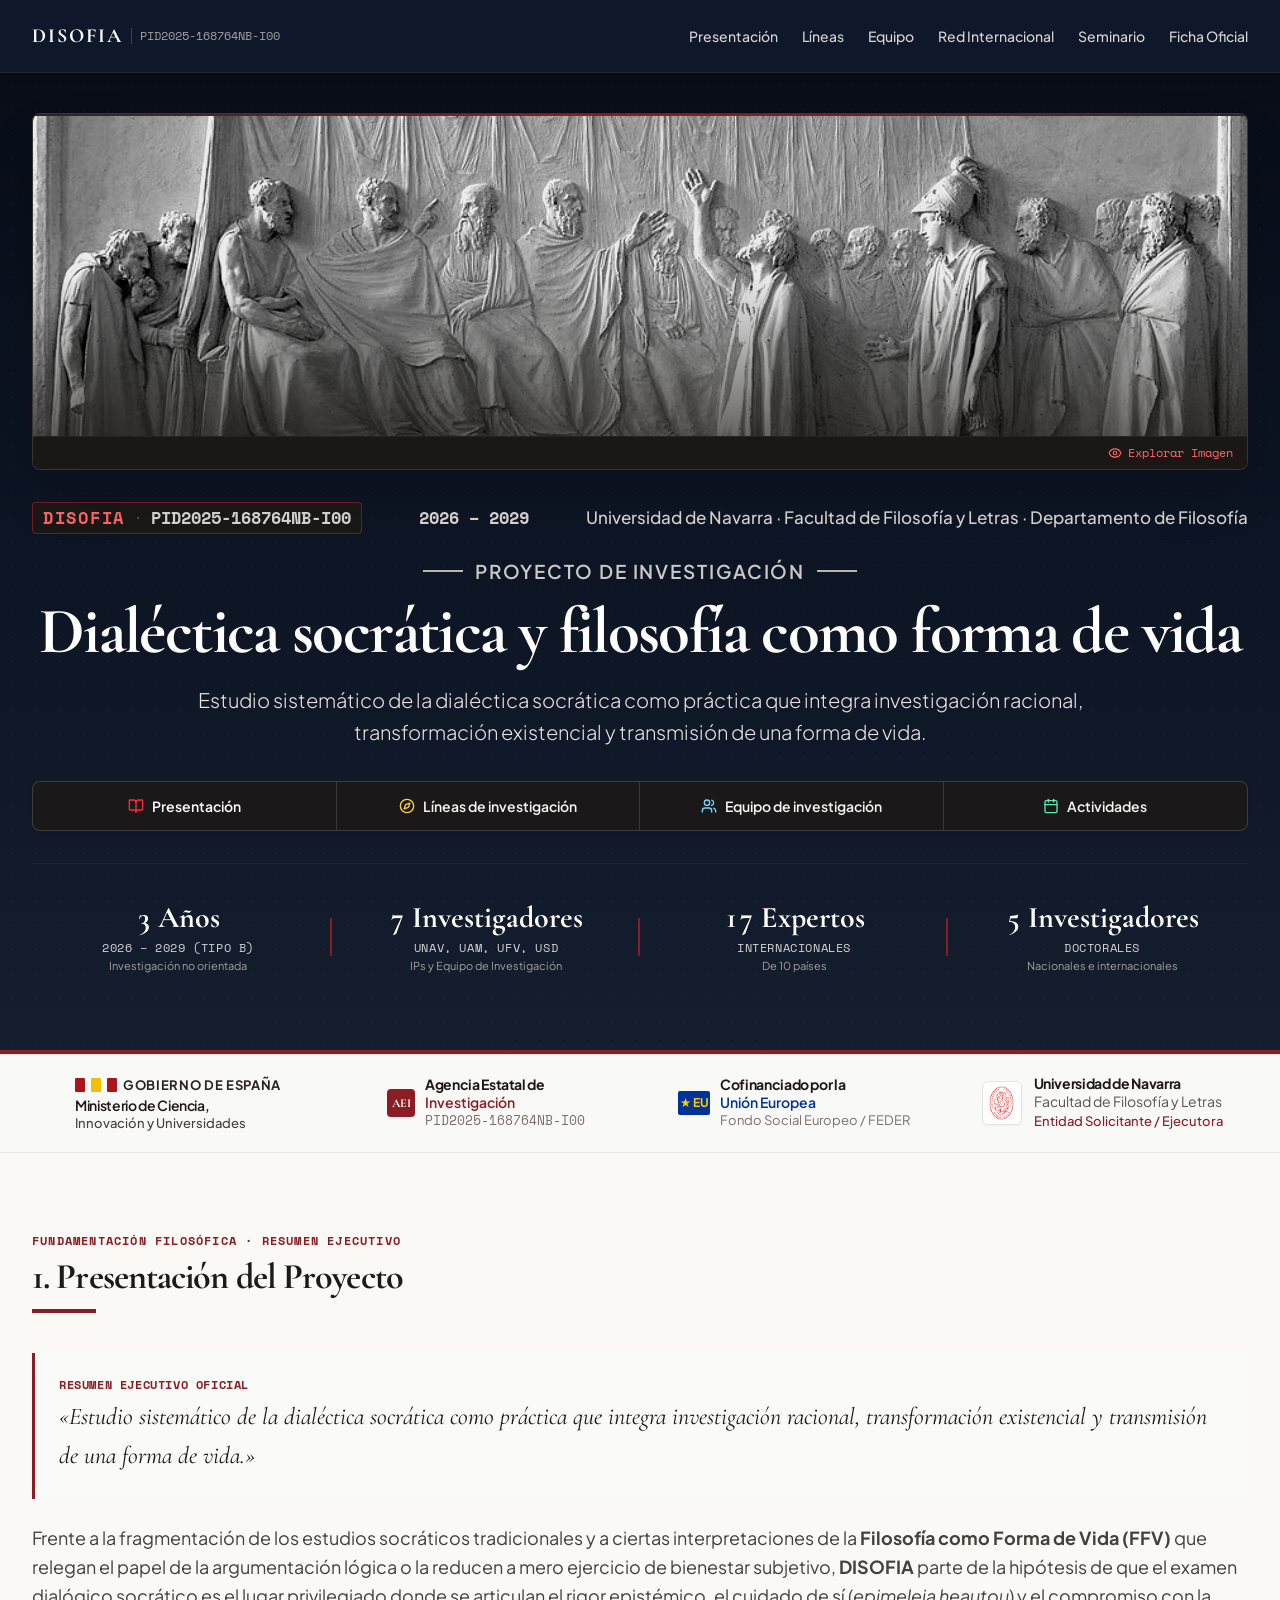
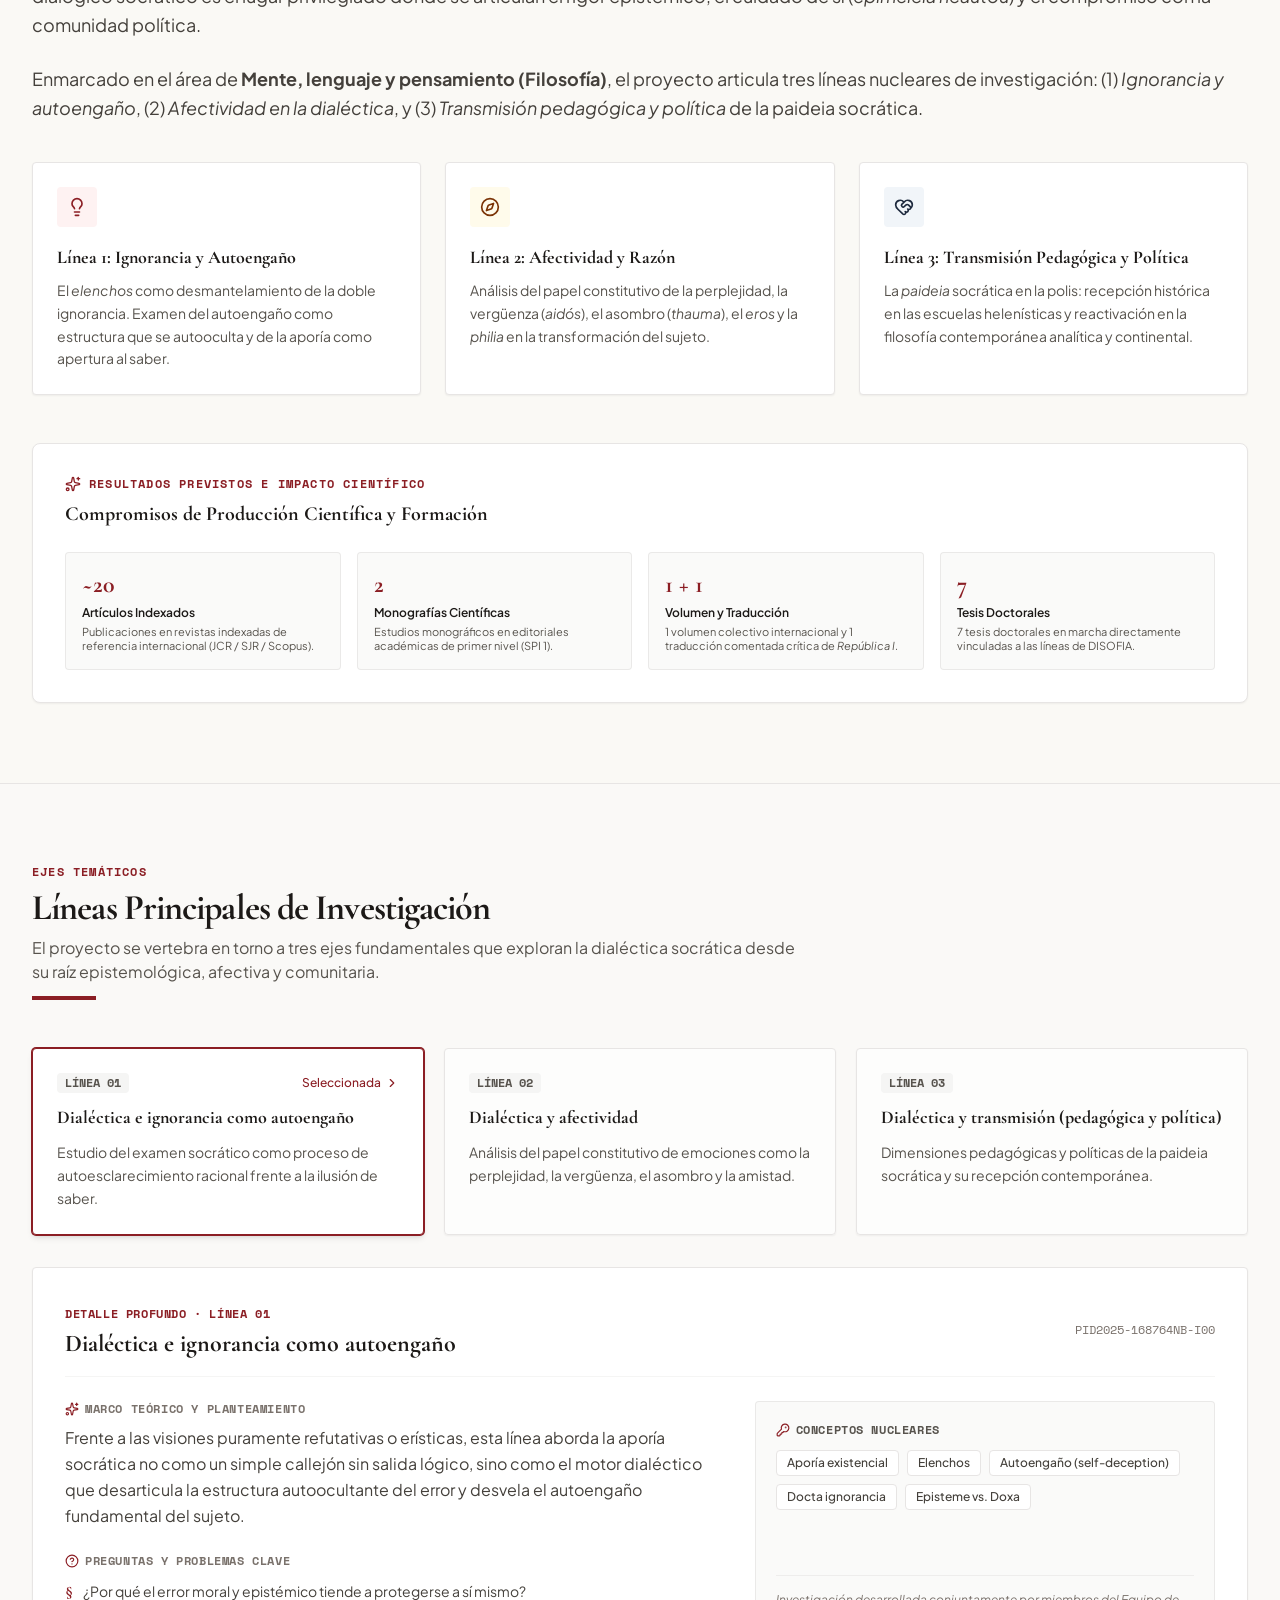
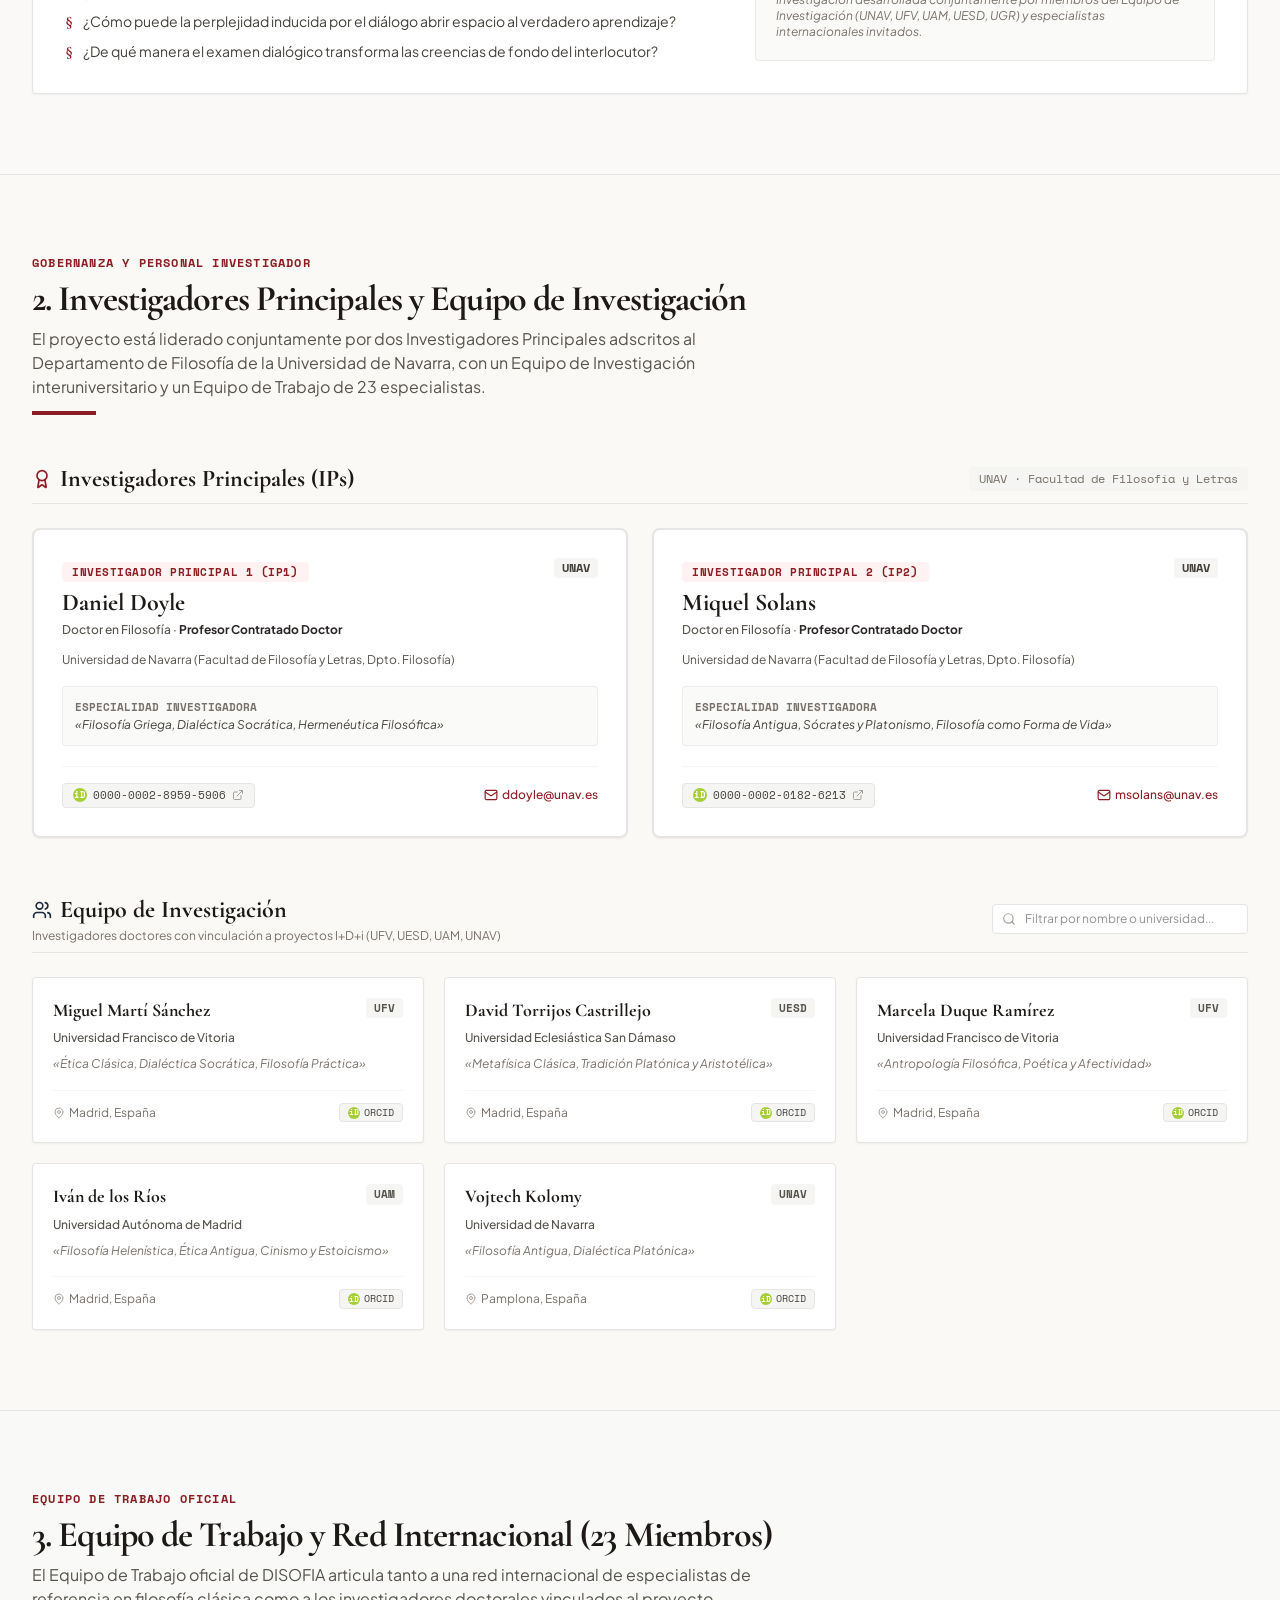
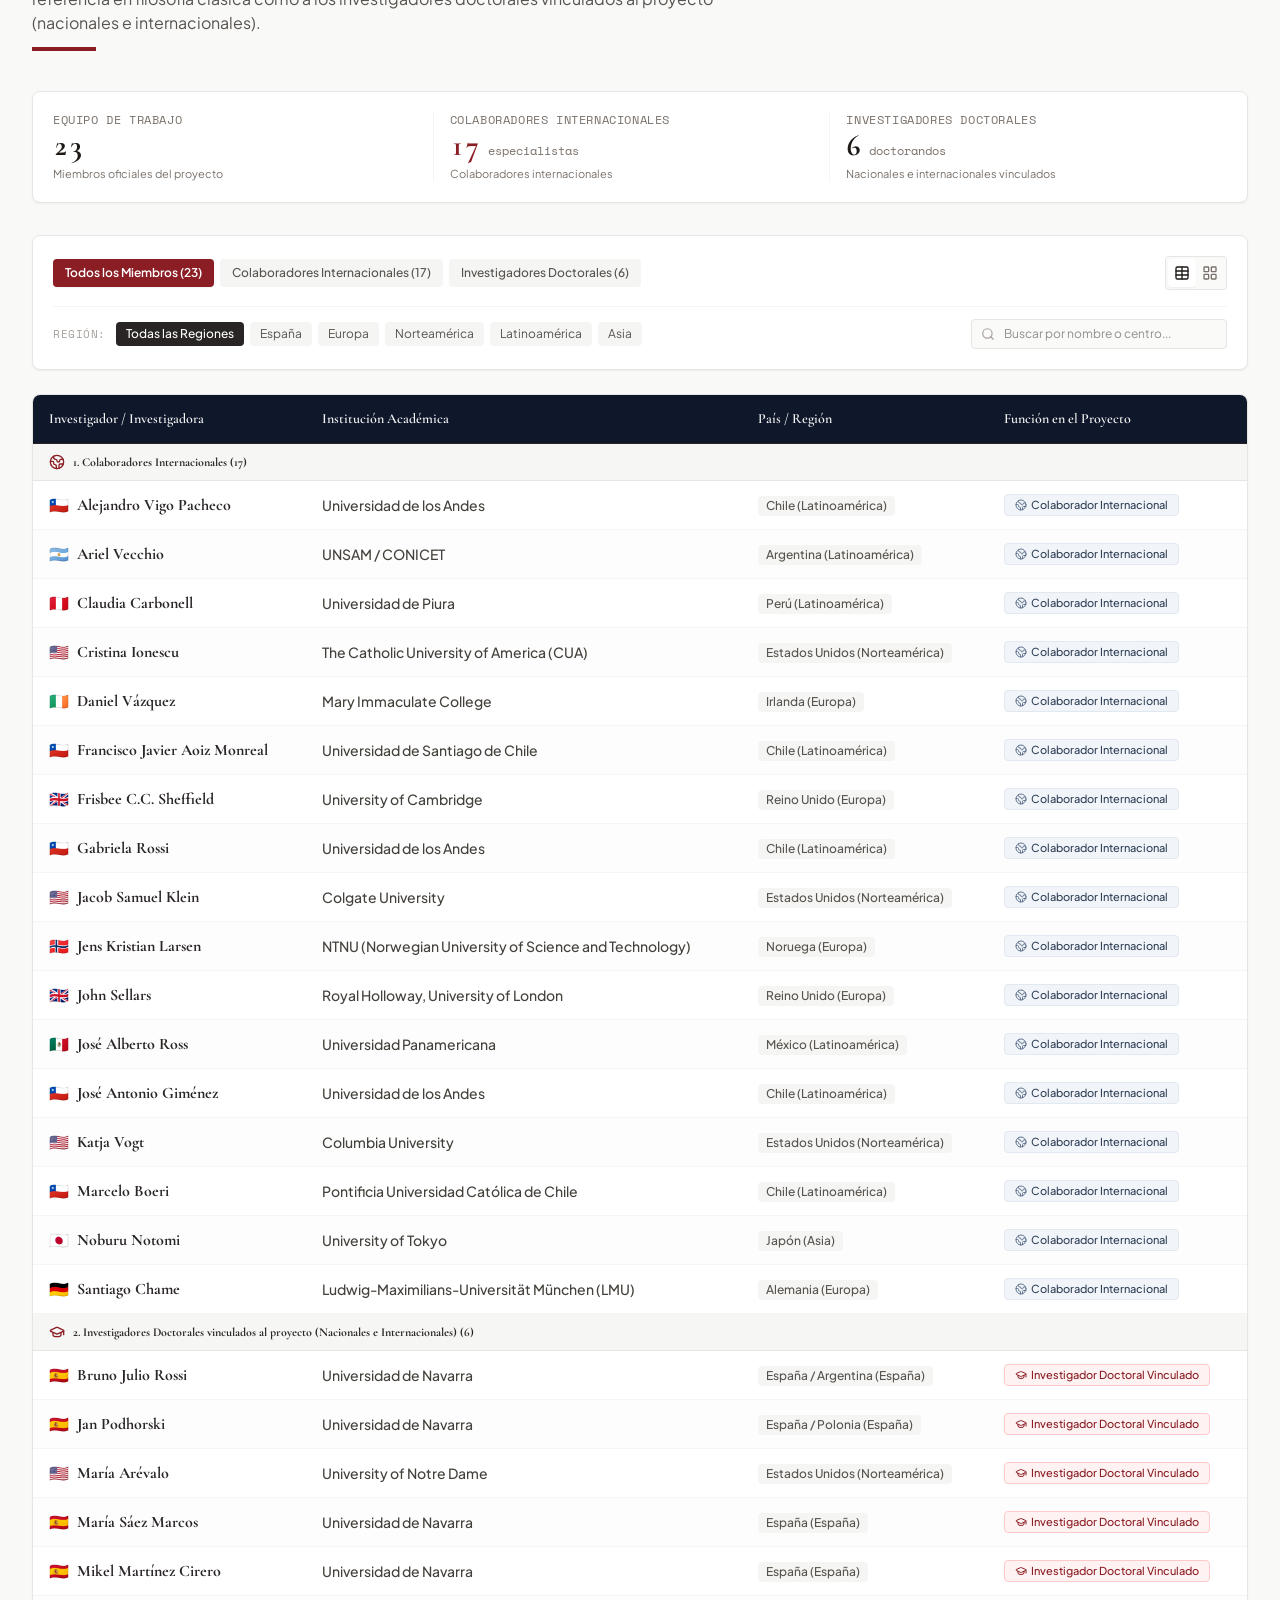
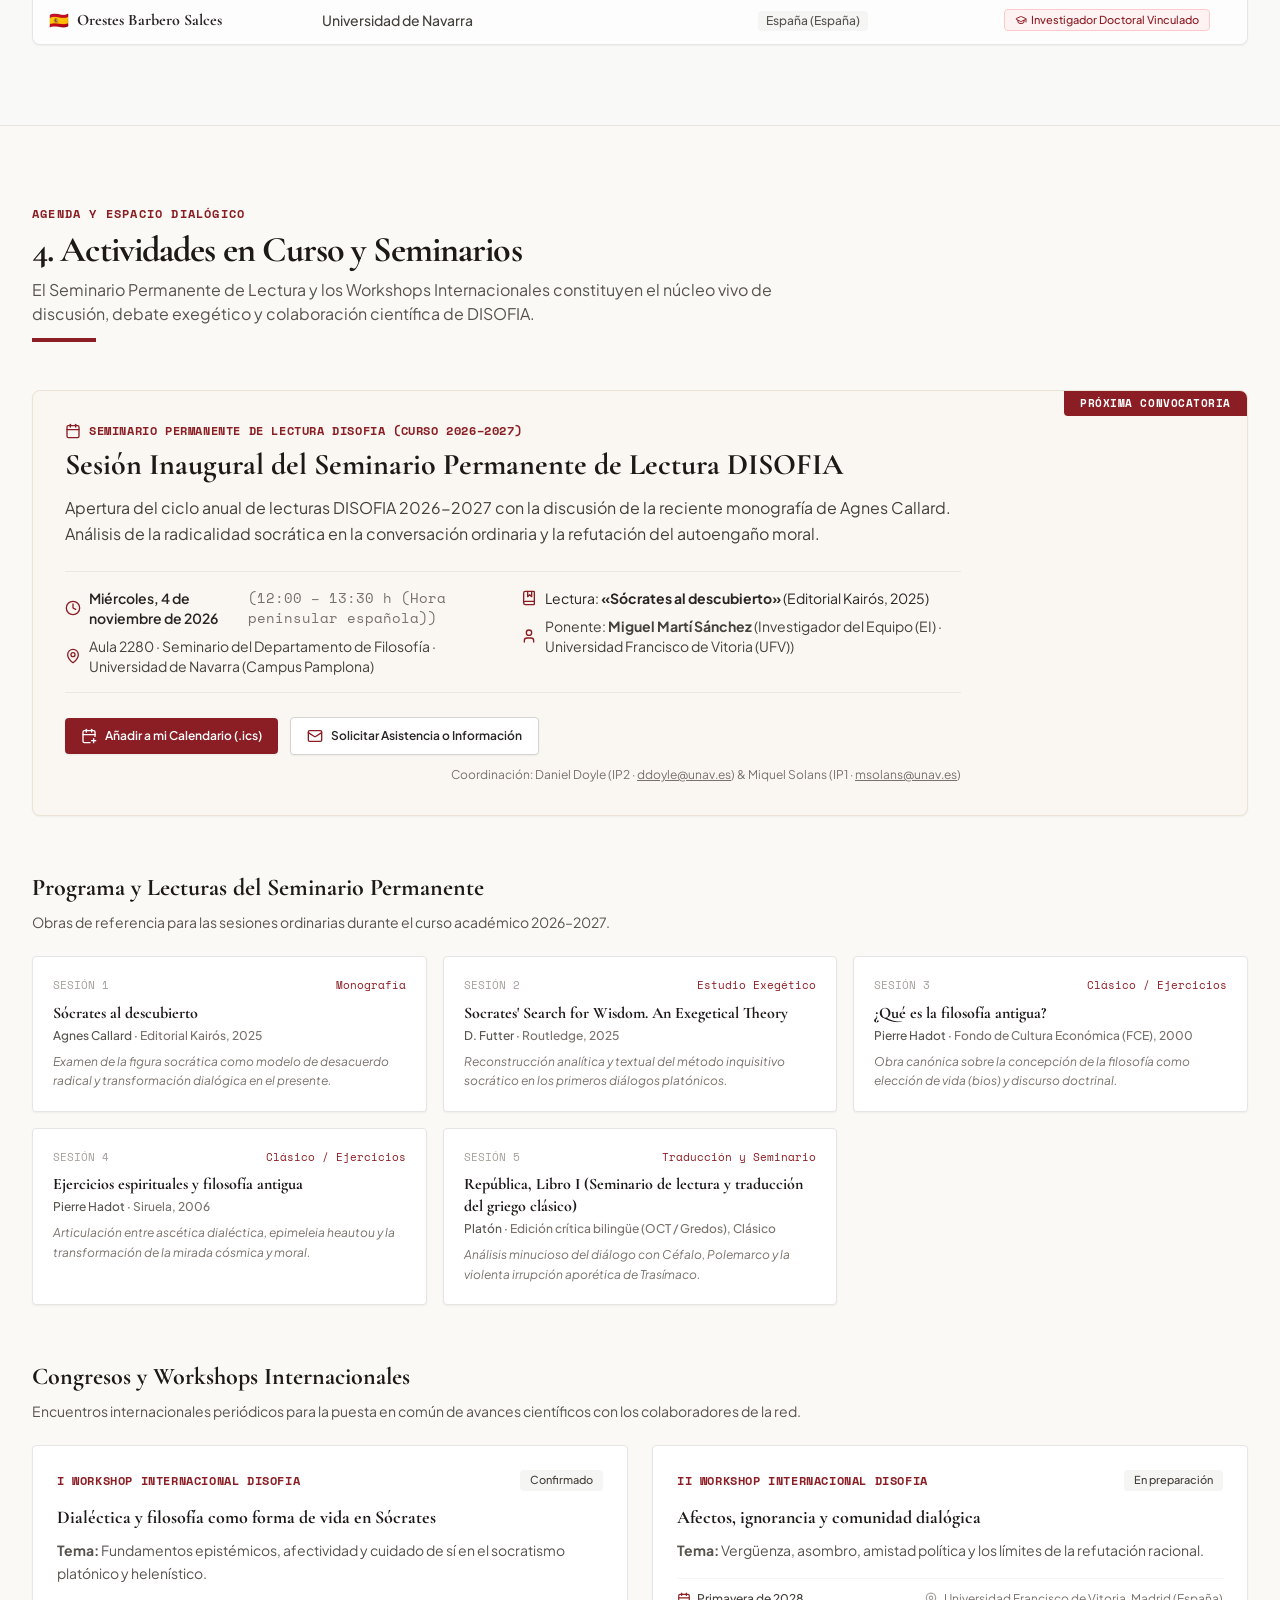
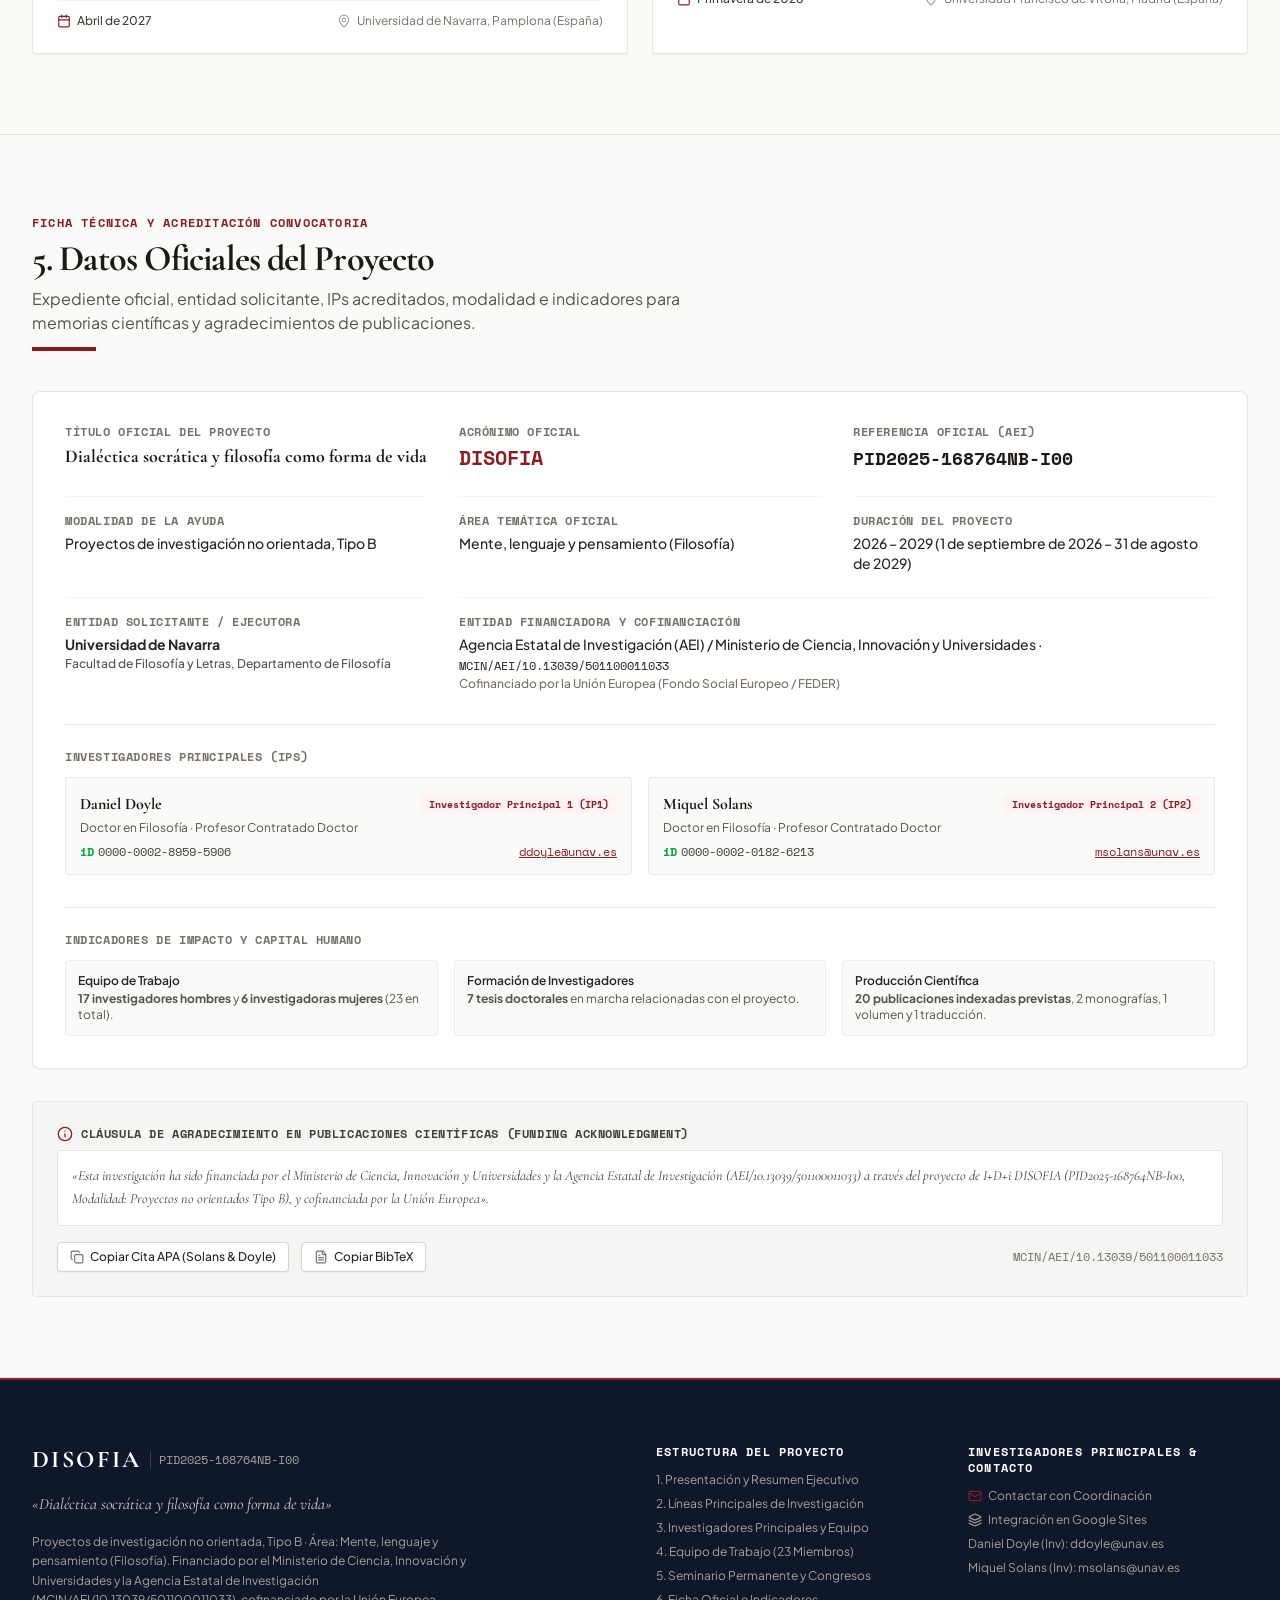
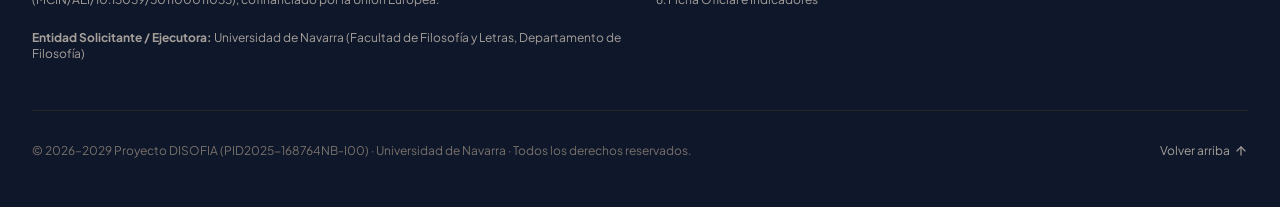
<file: index.html>
<!doctype html>
<html lang="es">
  <head>
    <meta charset="UTF-8" />
    <meta name="viewport" content="width=device-width, initial-scale=1.0" />
    <title>DISOFIA - Dialéctica Socrática y Filosofía como Forma de Vida</title>
    <meta name="description" content="Portal oficial del Proyecto de Investigación DISOFIA (PID2025-168764NB-I00, Universidad de Navarra / UFV / AEI / UE)." />
    <meta property="og:title" content="DISOFIA - Dialéctica Socrática y Filosofía como Forma de Vida" />
    <meta property="og:description" content="Portal oficial del Proyecto de Investigación DISOFIA (PID2025-168764NB-I00, Universidad de Navarra / UFV / AEI / UE)." />
    <meta property="og:type" content="website" />
    <meta name="twitter:card" content="summary_large_image" />
    <link rel="preconnect" href="https://fonts.googleapis.com">
    <link rel="preconnect" href="https://fonts.gstatic.com" crossorigin>
    <link href="https://fonts.googleapis.com/css2?family=Cinzel:wght@500;600;700&family=Cormorant+Garamond:ital,wght@0,400;0,500;0,600;0,700;1,400;1,600&family=Plus+Jakarta+Sans:wght@400;500;600;700&family=Space+Mono&display=swap" rel="stylesheet">
    <script type="module" crossorigin src="./assets/index-AvvsPm4h.js"></script>
    <link rel="stylesheet" crossorigin href="./assets/index-ZP8zwkd3.css">
  </head>
  <body class="bg-[#FAF9F5] text-slate-800 antialiased selection:bg-[#8B1E24]/20 selection:text-[#8B1E24]">
    <div id="root"></div>
  </body>
</html>
</file>
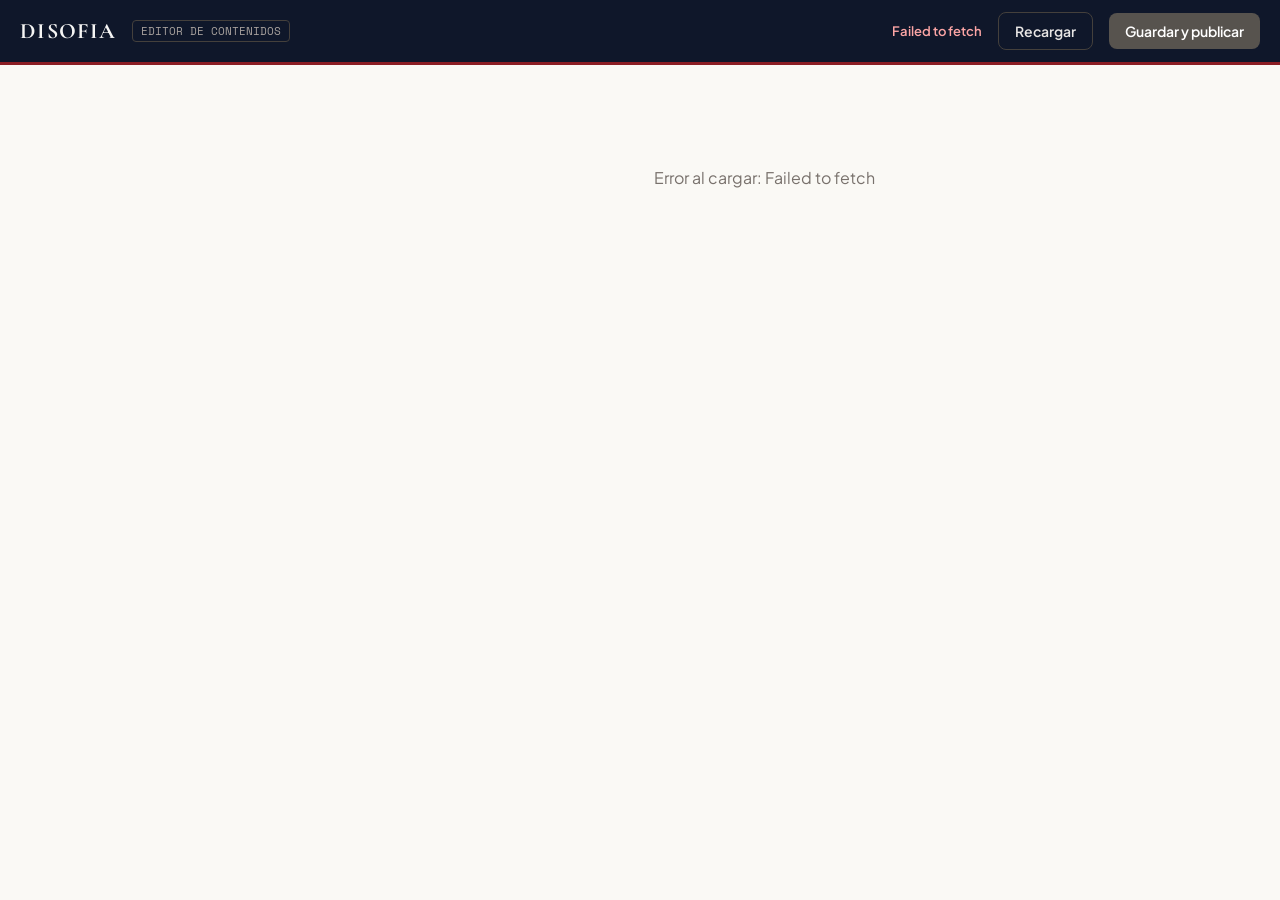
<file: public/editor/index.html>
<!doctype html>
<html lang="es">
<head>
<meta charset="UTF-8" />
<meta name="viewport" content="width=device-width, initial-scale=1.0" />
<meta name="robots" content="noindex, nofollow" />
<title>Editor · DISOFIA</title>
<link rel="preconnect" href="https://fonts.googleapis.com">
<link rel="preconnect" href="https://fonts.gstatic.com" crossorigin>
<link href="https://fonts.googleapis.com/css2?family=Cormorant+Garamond:wght@600;700&family=Plus+Jakarta+Sans:wght@400;500;600;700&family=Space+Mono&display=swap" rel="stylesheet">
<style>
  :root{
    --navy:#0F172A; --navy2:#1E293B; --unav:#8B1E24; --unav-dark:#6C151A;
    --cream:#FAF9F5; --stone:#78716c; --stone-200:#e7e5e4; --stone-300:#d6d3d1;
    --ok:#15803d; --err:#b91c1c;
  }
  *{box-sizing:border-box}
  body{margin:0;font-family:"Plus Jakarta Sans",system-ui,sans-serif;background:var(--cream);color:#1c1917}
  a{color:var(--unav)}
  /* Topbar */
  header.top{position:sticky;top:0;z-index:50;background:var(--navy);color:#f5f5f4;display:flex;align-items:center;gap:16px;padding:12px 20px;border-bottom:3px solid var(--unav);flex-wrap:wrap}
  header.top .brand{font-family:"Cormorant Garamond",serif;font-size:22px;font-weight:700;letter-spacing:.06em}
  header.top .ref{font-family:"Space Mono",monospace;font-size:11px;color:#a8a29e;border:1px solid #44403c;padding:2px 8px;border-radius:4px}
  header.top .spacer{flex:1}
  .btn{font-family:inherit;font-size:14px;font-weight:600;border:none;border-radius:8px;padding:9px 16px;cursor:pointer;transition:.15s}
  .btn-primary{background:var(--unav);color:#fff}
  .btn-primary:hover{background:var(--unav-dark)}
  .btn-primary:disabled{background:#57534e;cursor:not-allowed}
  .btn-ghost{background:transparent;color:#e7e5e4;border:1px solid #44403c}
  .btn-ghost:hover{background:#1c2536}
  .status{font-size:13px;font-weight:600;min-width:10px}
  .status.ok{color:#86efac}.status.err{color:#fca5a5}.status.info{color:#cbd5e1}
  /* Layout */
  .wrap{display:flex;max-width:1200px;margin:0 auto;gap:28px;padding:24px 20px 80px}
  nav.side{flex:0 0 220px;position:sticky;top:84px;align-self:flex-start;display:flex;flex-direction:column;gap:4px}
  nav.side button{text-align:left;background:transparent;border:none;border-left:3px solid transparent;padding:10px 14px;font:inherit;font-size:14px;color:#44403c;cursor:pointer;border-radius:0 6px 6px 0}
  nav.side button:hover{background:#fff}
  nav.side button.active{background:#fff;border-left-color:var(--unav);color:var(--unav);font-weight:700}
  main.panel{flex:1;min-width:0}
  h2.sec{font-family:"Cormorant Garamond",serif;font-size:30px;font-weight:700;margin:0 0 4px;color:var(--navy)}
  .sec-desc{color:var(--stone);font-size:14px;margin:0 0 22px}
  /* Fields */
  .field{margin-bottom:16px}
  .field label{display:block;font-size:13px;font-weight:600;color:#44403c;margin-bottom:5px}
  .field input[type=text],.field input[type=number],.field textarea,.field select{
    width:100%;font:inherit;font-size:14px;padding:9px 11px;border:1px solid var(--stone-300);border-radius:7px;background:#fff;color:#1c1917}
  .field input:focus,.field textarea:focus,.field select:focus{outline:none;border-color:var(--unav);box-shadow:0 0 0 3px rgba(139,30,36,.12)}
  .field textarea{min-height:90px;resize:vertical;line-height:1.5}
  .grid2{display:grid;grid-template-columns:1fr 1fr;gap:16px}
  .subgroup{border:1px solid var(--stone-200);border-radius:10px;padding:16px;margin-bottom:16px;background:#fcfbf9}
  .subgroup h4{margin:0 0 12px;font-size:13px;text-transform:uppercase;letter-spacing:.05em;color:var(--unav)}
  .chk{display:flex;align-items:center;gap:8px}
  .chk input{width:18px;height:18px;accent-color:var(--unav)}
  /* Tags */
  .tags{display:flex;flex-wrap:wrap;gap:6px;margin-bottom:8px}
  .tag{background:#f5f5f4;border:1px solid var(--stone-200);border-radius:14px;padding:4px 10px;font-size:13px;display:flex;align-items:center;gap:6px}
  .tag button{border:none;background:none;color:var(--unav);cursor:pointer;font-size:15px;line-height:1;padding:0}
  .tag-add{display:flex;gap:8px}
  .tag-add input{flex:1}
  .tag-add button{flex:0 0 auto}
  /* Array cards */
  .card{border:1px solid var(--stone-200);border-radius:12px;background:#fff;margin-bottom:18px;overflow:hidden}
  .card-head{display:flex;align-items:center;gap:10px;background:#f7f6f3;padding:10px 14px;border-bottom:1px solid var(--stone-200)}
  .card-head .idx{font-family:"Space Mono",monospace;font-size:12px;color:var(--unav);font-weight:700}
  .card-head .ttl{font-weight:600;font-size:14px;flex:1;white-space:nowrap;overflow:hidden;text-overflow:ellipsis}
  .card-head button{border:none;background:transparent;cursor:pointer;color:#78716c;font-size:15px;padding:4px 7px;border-radius:6px}
  .card-head button:hover{background:#e7e5e4;color:var(--unav)}
  .card-body{padding:16px}
  .btn-add{background:#fff;border:1.5px dashed var(--unav);color:var(--unav);width:100%;padding:12px;border-radius:10px;font:inherit;font-weight:600;cursor:pointer}
  .btn-add:hover{background:#fdf2f2}
  /* Token panel */
  .tokenbar{background:#fffdf7;border:1px solid #f0e6c8;border-radius:10px;padding:14px 16px;margin-bottom:22px;font-size:13.5px;color:#57534e}
  .tokenbar .row{display:flex;gap:10px;align-items:center;margin-top:10px;flex-wrap:wrap}
  .tokenbar input{flex:1;min-width:220px;font:inherit;font-size:13px;padding:8px 10px;border:1px solid var(--stone-300);border-radius:7px}
  .tokenbar .mono{font-family:"Space Mono",monospace;font-size:12px}
  .pill{display:inline-block;font-size:12px;font-weight:600;padding:2px 9px;border-radius:12px}
  .pill.on{background:#dcfce7;color:#15803d}.pill.off{background:#fee2e2;color:#b91c1c}
  .loading{text-align:center;padding:60px;color:var(--stone)}
  @media(max-width:820px){.wrap{flex-direction:column}nav.side{position:static;flex-direction:row;flex-wrap:wrap}.grid2{grid-template-columns:1fr}}
</style>
</head>
<body>
<header class="top">
  <span class="brand">DISOFIA</span>
  <span class="ref">EDITOR DE CONTENIDOS</span>
  <span class="spacer"></span>
  <span id="status" class="status info"></span>
  <button id="reloadBtn" class="btn btn-ghost" type="button">Recargar</button>
  <button id="saveBtn" class="btn btn-primary" type="button" disabled>Guardar y publicar</button>
</header>

<div id="tokenMount" style="max-width:1200px;margin:0 auto;padding:18px 20px 0"></div>

<div class="wrap">
  <nav class="side" id="sidebar"></nav>
  <main class="panel" id="panel">
    <div class="loading" id="loading">Cargando contenido…</div>
  </main>
</div>

<script>
const CFG = { owner:'MiQ-88', repo:'DISOFIA', branch:'main', path:'src/content.json' };
const API = `https://api.github.com/repos/${CFG.owner}/${CFG.repo}/contents/${CFG.path}`;

const state = { token: localStorage.getItem('disofia_gh_token')||'', data:null, sha:null, current:null, dirty:false };

// ---------- utils ----------
const $ = (s,el=document)=>el.querySelector(s);
const el = (tag, attrs={}, ...kids)=>{const n=document.createElement(tag);for(const[k,v]of Object.entries(attrs)){if(k==='class')n.className=v;else if(k==='html')n.innerHTML=v;else if(k.startsWith('on'))n.addEventListener(k.slice(2),v);else if(v!=null)n.setAttribute(k,v);}for(const k of kids)n.append(k);return n;};
const getPath=(o,p)=>p.split('.').reduce((a,k)=>a?.[k],o);
const setPath=(o,p,v)=>{const ks=p.split('.');const last=ks.pop();let t=o;for(const k of ks){t[k]=t[k]??{};t=t[k];}t[last]=v;};
function utf8ToB64(str){const bytes=new TextEncoder().encode(str);let bin='';const chunk=0x8000;for(let i=0;i<bytes.length;i+=chunk)bin+=String.fromCharCode.apply(null,bytes.subarray(i,i+chunk));return btoa(bin);}
function b64ToUtf8(b64){const bin=atob(b64.replace(/\s/g,''));const bytes=Uint8Array.from(bin,c=>c.charCodeAt(0));return new TextDecoder().decode(bytes);}
function setStatus(msg,kind='info'){const s=$('#status');s.textContent=msg;s.className='status '+kind;}
function markDirty(){state.dirty=true;$('#saveBtn').disabled=!state.token;}

// ---------- schema ----------
const REGIONS=['España','Europa','Norteamérica','Latinoamérica','Asia'];
const CATEGORIES=['Investigador en Formación / Predoc','Colaborador Internacional'];
const READ_TYPES=['Monografía','Estudio Exegético','Clásico / Ejercicios','Traducción y Seminario'];
const WS_STATUS=['Confirmado','En preparación'];

const SECTIONS=[
  {key:'metadata',label:'Proyecto',kind:'object',fields:[
    {k:'title',label:'Título',t:'text',full:true},
    {k:'subtitle',label:'Subtítulo',t:'textarea',full:true},
    {k:'acronym',label:'Acrónimo',t:'text'},{k:'reference',label:'Referencia',t:'text'},
    {k:'modality',label:'Modalidad',t:'text'},{k:'period',label:'Periodo',t:'text'},
    {k:'startDate',label:'Fecha inicio',t:'text'},{k:'endDate',label:'Fecha fin',t:'text'},
    {k:'area',label:'Área',t:'text',full:true},
    {k:'executingEntity',label:'Entidad ejecutora',t:'text'},{k:'faculty',label:'Facultad',t:'text'},
    {k:'department',label:'Departamento',t:'text'},{k:'fundingEntity',label:'Entidad financiadora',t:'text'},
    {k:'fundingCode',label:'Código de financiación',t:'text'},{k:'coFinancing',label:'Cofinanciación',t:'text'},
    {k:'executiveSummary',label:'Resumen ejecutivo',t:'textarea',full:true},
  ],groups:[
    {title:'Resultados previstos',fields:[
      {k:'plannedOutputs.articles',label:'Artículos',t:'text'},{k:'plannedOutputs.monographs',label:'Monografías',t:'text'},
      {k:'plannedOutputs.collectiveVolume',label:'Volumen colectivo',t:'text'},{k:'plannedOutputs.translation',label:'Traducción',t:'text'},
    ]},
    {title:'Indicadores',fields:[
      {k:'indicators.workTeamTotal',label:'Equipo (total)',t:'number'},{k:'indicators.men',label:'Hombres',t:'number'},
      {k:'indicators.women',label:'Mujeres',t:'number'},{k:'indicators.phdTheses',label:'Tesis doctorales',t:'number'},
      {k:'indicators.indexedPublications',label:'Publicaciones indexadas',t:'number'},
    ]},
  ]},
  {key:'researchLines',label:'Líneas de investigación',kind:'array',titleField:'title',fields:[
    {k:'number',label:'Número',t:'text'},{k:'title',label:'Título',t:'text',full:true},
    {k:'shortDescription',label:'Descripción breve',t:'textarea',full:true},
    {k:'extendedDescription',label:'Descripción extendida',t:'textarea',full:true},
    {k:'keyConcepts',label:'Conceptos clave',t:'tags',full:true},
    {k:'philosophicalQuestions',label:'Preguntas filosóficas',t:'tags',full:true},
    {k:'id',label:'ID (interno)',t:'text'},
  ]},
  {key:'principalInvestigators',label:'Investigadores principales',kind:'array',titleField:'name',fields:[
    {k:'name',label:'Nombre',t:'text'},{k:'title',label:'Tratamiento',t:'text'},
    {k:'academicPosition',label:'Posición académica',t:'text',full:true},
    {k:'role',label:'Rol',t:'text'},{k:'specialty',label:'Especialidad',t:'text',full:true},
    {k:'email',label:'Email',t:'text'},{k:'orcid',label:'ORCID',t:'text'},{k:'orcidUrl',label:'URL ORCID',t:'text',full:true},
    {k:'institution',label:'Institución',t:'text'},{k:'institutionShort',label:'Institución (abrev.)',t:'text'},
    {k:'location',label:'Ubicación',t:'text'},
  ]},
  {key:'researchTeam',label:'Equipo de investigación',kind:'array',titleField:'name',fields:[
    {k:'name',label:'Nombre',t:'text'},{k:'role',label:'Rol',t:'text'},
    {k:'institution',label:'Institución',t:'text'},{k:'institutionShort',label:'Institución (abrev.)',t:'text'},
    {k:'location',label:'Ubicación',t:'text'},{k:'specialty',label:'Especialidad',t:'text',full:true},
    {k:'orcid',label:'ORCID',t:'text'},{k:'orcidUrl',label:'URL ORCID',t:'text'},
  ]},
  {key:'workTeam',label:'Red internacional',kind:'array',titleField:'name',fields:[
    {k:'name',label:'Nombre',t:'text',full:true},
    {k:'institution',label:'Institución',t:'text'},{k:'institutionShort',label:'Institución (abrev.)',t:'text'},
    {k:'country',label:'País',t:'text'},{k:'flag',label:'Bandera (emoji)',t:'text'},
    {k:'region',label:'Región',t:'select',options:REGIONS},
    {k:'category',label:'Categoría',t:'select',options:CATEGORIES},
    {k:'gender',label:'Género',t:'select',options:['M','F']},
    {k:'isPhdCandidate',label:'¿Doctorando?',t:'checkbox'},
  ]},
  {key:'inauguralSession',label:'Seminario inaugural',kind:'object',fields:[
    {k:'title',label:'Título',t:'text',full:true},
    {k:'date',label:'Fecha (texto)',t:'text'},{k:'isoDate',label:'Fecha ISO',t:'text'},
    {k:'durationHours',label:'Duración (horas)',t:'number'},{k:'time',label:'Hora',t:'text'},
    {k:'location',label:'Lugar',t:'text'},{k:'room',label:'Sala',t:'text'},
    {k:'book',label:'Libro',t:'text',full:true},{k:'publisherYear',label:'Editorial y año',t:'text'},
    {k:'speaker',label:'Ponente',t:'text'},{k:'speakerAffiliation',label:'Afiliación del ponente',t:'text',full:true},
    {k:'description',label:'Descripción',t:'textarea',full:true},
  ]},
  {key:'readingList',label:'Lecturas',kind:'array',titleField:'title',fields:[
    {k:'author',label:'Autor',t:'text'},{k:'title',label:'Título',t:'text',full:true},
    {k:'editorial',label:'Editorial',t:'text'},{k:'year',label:'Año',t:'text'},
    {k:'type',label:'Tipo',t:'select',options:READ_TYPES},
    {k:'notes',label:'Notas',t:'textarea',full:true},{k:'id',label:'ID (interno)',t:'text'},
  ]},
  {key:'workshops',label:'Talleres',kind:'array',titleField:'title',fields:[
    {k:'edition',label:'Edición',t:'text'},{k:'title',label:'Título',t:'text',full:true},
    {k:'topic',label:'Tema',t:'text',full:true},{k:'date',label:'Fecha',t:'text'},
    {k:'location',label:'Lugar',t:'text'},{k:'status',label:'Estado',t:'select',options:WS_STATUS},
    {k:'id',label:'ID (interno)',t:'text'},
  ]},
];

// ---------- field rendering ----------
function renderField(obj,f){
  const wrap=el('div',{class:'field'+(f.full?' full':'')});
  wrap.style.gridColumn=f.full?'1 / -1':'';
  wrap.append(el('label',{},f.label));
  let input;
  const val=getPath(obj,f.k);
  if(f.t==='textarea'){input=el('textarea',{oninput:e=>{setPath(obj,f.k,e.target.value);markDirty();}});input.value=val??'';}
  else if(f.t==='number'){input=el('input',{type:'number',oninput:e=>{setPath(obj,f.k,e.target.value===''?null:Number(e.target.value));markDirty();}});input.value=val??'';}
  else if(f.t==='select'){input=el('select',{onchange:e=>{setPath(obj,f.k,e.target.value);markDirty();}});for(const o of f.options)input.append(el('option',{value:o,...(o===val?{selected:''}:{})},o));if(val==null)setPath(obj,f.k,f.options[0]);}
  else if(f.t==='checkbox'){const cb=el('input',{type:'checkbox',onchange:e=>{setPath(obj,f.k,e.target.checked);markDirty();}});if(val)cb.checked=true;wrap.querySelector('label').remove();wrap.append(el('div',{class:'chk'},cb,el('span',{},f.label)));return wrap;}
  else if(f.t==='tags'){return renderTags(obj,f);}
  else {input=el('input',{type:'text',oninput:e=>{setPath(obj,f.k,e.target.value);markDirty();}});input.value=val??'';}
  wrap.append(input);
  return wrap;
}
function renderTags(obj,f){
  const wrap=el('div',{class:'field full'});wrap.style.gridColumn='1 / -1';
  wrap.append(el('label',{},f.label));
  const list=el('div',{class:'tags'});
  const arr=()=>{let a=getPath(obj,f.k);if(!Array.isArray(a)){a=[];setPath(obj,f.k,a);}return a;};
  const draw=()=>{list.innerHTML='';arr().forEach((t,i)=>{list.append(el('span',{class:'tag'},t,el('button',{type:'button',onclick:()=>{arr().splice(i,1);markDirty();draw();}},'×')));});};
  draw();
  const inp=el('input',{type:'text',placeholder:'Añadir y pulsar Enter',onkeydown:e=>{if(e.key==='Enter'){e.preventDefault();const v=e.target.value.trim();if(v){arr().push(v);e.target.value='';markDirty();draw();}}}});
  const add=el('button',{class:'btn btn-ghost',type:'button',style:'color:var(--unav);border-color:var(--stone-300)',onclick:()=>{const v=inp.value.trim();if(v){arr().push(v);inp.value='';markDirty();draw();}}},'Añadir');
  wrap.append(list,el('div',{class:'tag-add'},inp,add));
  return wrap;
}
function fieldsGrid(obj,fields){const g=el('div',{class:'grid2'});for(const f of fields)g.append(renderField(obj,f));return g;}

// ---------- section rendering ----------
function renderSection(sec){
  const panel=$('#panel');panel.innerHTML='';
  panel.append(el('h2',{class:'sec'},sec.label));
  panel.append(el('p',{class:'sec-desc'},sec.kind==='array'?`${(state.data[sec.key]||[]).length} elemento(s). Edita, añade, elimina o reordena.`:'Edita los campos y pulsa «Guardar y publicar».'));
  if(sec.kind==='object'){
    const obj=state.data[sec.key];
    panel.append(fieldsGrid(obj,sec.fields));
    (sec.groups||[]).forEach(gr=>{const box=el('div',{class:'subgroup'});box.append(el('h4',{},gr.title));box.append(fieldsGrid(obj,gr.fields));panel.append(box);});
  } else {
    const arr=state.data[sec.key]||(state.data[sec.key]=[]);
    const listEl=el('div',{});
    const drawList=()=>{
      listEl.innerHTML='';
      arr.forEach((item,i)=>{
        const head=el('div',{class:'card-head'},
          el('span',{class:'idx'},String(i+1).padStart(2,'0')),
          el('span',{class:'ttl'},item[sec.titleField]||'(sin título)'),
          el('button',{type:'button',title:'Subir',onclick:()=>{if(i>0){[arr[i-1],arr[i]]=[arr[i],arr[i-1]];markDirty();drawList();}}},'↑'),
          el('button',{type:'button',title:'Bajar',onclick:()=>{if(i<arr.length-1){[arr[i+1],arr[i]]=[arr[i],arr[i+1]];markDirty();drawList();}}},'↓'),
          el('button',{type:'button',title:'Eliminar',onclick:()=>{if(confirm('¿Eliminar este elemento?')){arr.splice(i,1);markDirty();drawList();}}},'🗑')
        );
        const body=el('div',{class:'card-body'});body.append(fieldsGrid(item,sec.fields));
        // live-update card title
        const titleInput=body.querySelector('input,textarea');
        body.addEventListener('input',()=>{head.querySelector('.ttl').textContent=item[sec.titleField]||'(sin título)';});
        listEl.append(el('div',{class:'card'},head,body));
      });
    };
    drawList();
    const addBtn=el('button',{class:'btn-add',type:'button',onclick:()=>{const o={};sec.fields.forEach(f=>{o[f.k]=f.t==='tags'?[]:(f.t==='checkbox'?false:(f.t==='select'?f.options[0]:''));});if(o.id!==undefined)o.id=sec.key.slice(0,3)+'-'+Date.now();arr.push(o);markDirty();drawList();}},'+ Añadir elemento');
    panel.append(listEl,addBtn);
  }
}

function renderSidebar(){
  const sb=$('#sidebar');sb.innerHTML='';
  SECTIONS.forEach(sec=>{
    const b=el('button',{type:'button',onclick:()=>{state.current=sec.key;renderSidebar();renderSection(sec);window.scrollTo(0,0);}},sec.label);
    if(sec.key===state.current)b.classList.add('active');
    sb.append(b);
  });
}

// ---------- token panel ----------
function renderTokenBar(){
  const bar=el('div',{class:'tokenbar'});
  const connected=!!state.token;
  bar.append(el('div',{html:`<strong>Publicación.</strong> Para guardar los cambios en la web necesitas un <em>token</em> personal de GitHub (permiso de solo este repositorio, Contents: lectura y escritura). Se guarda únicamente en este navegador. <a href="https://github.com/settings/personal-access-tokens/new" target="_blank" rel="noopener">Crear token →</a>`}));
  const row=el('div',{class:'row'});
  const pill=el('span',{class:'pill '+(connected?'on':'off')},connected?'Token guardado':'Sin token');
  const inp=el('input',{type:'password',placeholder:'Pega aquí tu token (github_pat_…)',value:state.token});
  const save=el('button',{class:'btn btn-primary',type:'button',style:'padding:8px 14px',onclick:()=>{state.token=inp.value.trim();localStorage.setItem('disofia_gh_token',state.token);$('#saveBtn').disabled=!state.token;renderPanelTop();setStatus(state.token?'Token guardado':'Token borrado',state.token?'ok':'info');}},'Guardar token');
  const clear=el('button',{class:'btn btn-ghost',type:'button',style:'padding:8px 14px;color:var(--unav);border-color:var(--stone-300)',onclick:()=>{state.token='';localStorage.removeItem('disofia_gh_token');$('#saveBtn').disabled=true;renderPanelTop();}},'Borrar');
  row.append(pill,inp,save,clear);
  bar.append(row);
  return bar;
}
function renderPanelTop(){mountTokenBar();}
function mountTokenBar(){const m=$('#tokenMount');if(m){m.innerHTML='';m.append(renderTokenBar());}}

// ---------- GitHub I/O ----------
async function ghLoad(){
  setStatus('Cargando…','info');
  const headers={'Accept':'application/vnd.github+json'};
  if(state.token)headers['Authorization']='Bearer '+state.token;
  const r=await fetch(API+'?ref='+CFG.branch,{headers,cache:'no-store'});
  if(!r.ok)throw new Error('No se pudo cargar el contenido ('+r.status+')');
  const j=await r.json();
  state.sha=j.sha;
  state.data=JSON.parse(b64ToUtf8(j.content));
  state.dirty=false;
}
async function ghSave(){
  if(!state.token){setStatus('Falta el token','err');return;}
  $('#saveBtn').disabled=true;setStatus('Publicando…','info');
  try{
    // refresh sha to avoid conflicts
    const headers={'Accept':'application/vnd.github+json','Authorization':'Bearer '+state.token};
    const cur=await fetch(API+'?ref='+CFG.branch,{headers,cache:'no-store'});
    if(cur.ok){const cj=await cur.json();state.sha=cj.sha;}
    const body={message:'Editar contenido DISOFIA desde el editor visual',content:utf8ToB64(JSON.stringify(state.data,null,2)+'\n'),sha:state.sha,branch:CFG.branch};
    const r=await fetch(API,{method:'PUT',headers:{...headers,'Content-Type':'application/json'},body:JSON.stringify(body)});
    if(!r.ok){const e=await r.json().catch(()=>({}));throw new Error(e.message||('Error '+r.status));}
    const j=await r.json();state.sha=j.content.sha;state.dirty=false;
    setStatus('✔ Publicado. La web se actualizará en 1–2 min.','ok');
  }catch(err){
    setStatus('✖ '+err.message,'err');$('#saveBtn').disabled=false;
  }
}

// ---------- init ----------
async function init(){
  try{
    await ghLoad();
    $('#loading').remove();
    mountTokenBar();
    state.current=SECTIONS[0].key;
    renderSidebar();renderSection(SECTIONS[0]);
    $('#saveBtn').disabled=!state.token;
    setStatus('Contenido cargado','ok');
  }catch(err){
    $('#loading').textContent='Error al cargar: '+err.message;
    setStatus(err.message,'err');
  }
}
$('#saveBtn').addEventListener('click',ghSave);
$('#reloadBtn').addEventListener('click',async()=>{if(state.dirty&&!confirm('Hay cambios sin guardar. ¿Recargar y descartarlos?'))return;location.reload();});
window.addEventListener('beforeunload',e=>{if(state.dirty){e.preventDefault();e.returnValue='';}});
init();
</script>
</body>
</html>
</file>
<file: assets/index-ZP8zwkd3.css>
/*! tailwindcss v4.3.5 | MIT License | https://tailwindcss.com */
@layer properties{@supports (((-webkit-hyphens:none)) and (not (margin-trim:block))) or ((-moz-orient:inline) and (not (color:rgb(from red r g b)))){*,:before,:after,::backdrop{--tw-translate-x:0;--tw-translate-y:0;--tw-translate-z:0;--tw-space-y-reverse:0;--tw-divide-y-reverse:0;--tw-border-style:solid;--tw-gradient-position:initial;--tw-gradient-from:#0000;--tw-gradient-via:#0000;--tw-gradient-to:#0000;--tw-gradient-stops:initial;--tw-gradient-via-stops:initial;--tw-gradient-from-position:0%;--tw-gradient-via-position:50%;--tw-gradient-to-position:100%;--tw-leading:initial;--tw-font-weight:initial;--tw-tracking:initial;--tw-ordinal:initial;--tw-slashed-zero:initial;--tw-numeric-figure:initial;--tw-numeric-spacing:initial;--tw-numeric-fraction:initial;--tw-shadow:0 0 #0000;--tw-shadow-color:initial;--tw-shadow-alpha:100%;--tw-inset-shadow:0 0 #0000;--tw-inset-shadow-color:initial;--tw-inset-shadow-alpha:100%;--tw-ring-color:initial;--tw-ring-shadow:0 0 #0000;--tw-inset-ring-color:initial;--tw-inset-ring-shadow:0 0 #0000;--tw-ring-inset:initial;--tw-ring-offset-width:0px;--tw-ring-offset-color:#fff;--tw-ring-offset-shadow:0 0 #0000;--tw-blur:initial;--tw-brightness:initial;--tw-contrast:initial;--tw-grayscale:initial;--tw-hue-rotate:initial;--tw-invert:initial;--tw-opacity:initial;--tw-saturate:initial;--tw-sepia:initial;--tw-drop-shadow:initial;--tw-drop-shadow-color:initial;--tw-drop-shadow-alpha:100%;--tw-drop-shadow-size:initial;--tw-backdrop-blur:initial;--tw-backdrop-brightness:initial;--tw-backdrop-contrast:initial;--tw-backdrop-grayscale:initial;--tw-backdrop-hue-rotate:initial;--tw-backdrop-invert:initial;--tw-backdrop-opacity:initial;--tw-backdrop-saturate:initial;--tw-backdrop-sepia:initial;--tw-duration:initial;--tw-divide-x-reverse:0}}}@layer theme{:root,:host{--font-sans:"Plus Jakarta Sans", system-ui, -apple-system, sans-serif;--font-serif:"Cormorant Garamond", Georgia, "Times New Roman", serif;--font-mono:"Space Mono", monospace;--color-red-50:oklch(97.1% .013 17.38);--color-red-200:oklch(88.5% .062 18.334);--color-red-300:oklch(80.8% .114 19.571);--color-red-400:oklch(70.4% .191 22.216);--color-red-500:oklch(63.7% .237 25.331);--color-red-700:oklch(50.5% .213 27.518);--color-amber-50:oklch(98.7% .022 95.277);--color-amber-200:oklch(92.4% .12 95.746);--color-amber-300:oklch(87.9% .169 91.605);--color-amber-900:oklch(41.4% .112 45.904);--color-green-50:oklch(98.2% .018 155.826);--color-green-600:oklch(62.7% .194 149.214);--color-green-700:oklch(52.7% .154 150.069);--color-emerald-300:oklch(84.5% .143 164.978);--color-sky-300:oklch(82.8% .111 230.318);--color-slate-100:oklch(96.8% .007 247.896);--color-slate-200:oklch(92.9% .013 255.508);--color-slate-500:oklch(55.4% .046 257.417);--color-slate-700:oklch(37.2% .044 257.287);--color-slate-800:oklch(27.9% .041 260.031);--color-slate-900:oklch(20.8% .042 265.755);--color-slate-950:oklch(12.9% .042 264.695);--color-stone-50:oklch(98.5% .001 106.423);--color-stone-100:oklch(97% .001 106.424);--color-stone-200:oklch(92.3% .003 48.717);--color-stone-300:oklch(86.9% .005 56.366);--color-stone-400:oklch(70.9% .01 56.259);--color-stone-500:oklch(55.3% .013 58.071);--color-stone-600:oklch(44.4% .011 73.639);--color-stone-700:oklch(37.4% .01 67.558);--color-stone-800:oklch(26.8% .007 34.298);--color-stone-900:oklch(21.6% .006 56.043);--color-stone-950:oklch(14.7% .004 49.25);--color-black:#000;--color-white:#fff;--spacing:.25rem;--container-md:28rem;--container-lg:32rem;--container-2xl:42rem;--container-3xl:48rem;--container-4xl:56rem;--container-6xl:72rem;--container-7xl:80rem;--text-xs:.75rem;--text-xs--line-height:calc(1 / .75);--text-sm:.875rem;--text-sm--line-height:calc(1.25 / .875);--text-base:1rem;--text-base--line-height:calc(1.5 / 1);--text-lg:1.125rem;--text-lg--line-height:calc(1.75 / 1.125);--text-xl:1.25rem;--text-xl--line-height:calc(1.75 / 1.25);--text-2xl:1.5rem;--text-2xl--line-height:calc(2 / 1.5);--text-3xl:1.875rem;--text-3xl--line-height:calc(2.25 / 1.875);--text-4xl:2.25rem;--text-4xl--line-height:calc(2.5 / 2.25);--font-weight-light:300;--font-weight-normal:400;--font-weight-medium:500;--font-weight-semibold:600;--font-weight-bold:700;--tracking-tighter:-.05em;--tracking-tight:-.025em;--tracking-wide:.025em;--tracking-wider:.05em;--tracking-widest:.1em;--leading-tight:1.25;--leading-snug:1.375;--leading-relaxed:1.625;--radius-sm:.25rem;--radius-md:.375rem;--radius-lg:.5rem;--radius-xl:.75rem;--blur-xs:4px;--blur-md:12px;--default-transition-duration:.15s;--default-transition-timing-function:cubic-bezier(.4, 0, .2, 1);--default-font-family:var(--font-sans);--default-mono-font-family:var(--font-mono)}}@layer base{*,:after,:before,::backdrop{box-sizing:border-box;border:0 solid;margin:0;padding:0}::file-selector-button{box-sizing:border-box;border:0 solid;margin:0;padding:0}html,:host{-webkit-text-size-adjust:100%;tab-size:4;line-height:1.5;font-family:var(--default-font-family,-apple-system, BlinkMacSystemFont, "Segoe UI", Roboto, "Helvetica Neue", "Noto Sans", Arial, sans-serif, "Apple Color Emoji", "Segoe UI Emoji", "Segoe UI Symbol", "Noto Color Emoji");font-feature-settings:var(--default-font-feature-settings,normal);font-variation-settings:var(--default-font-variation-settings,normal);-webkit-tap-highlight-color:transparent}hr{height:0;color:inherit;border-top-width:1px}abbr:where([title]){-webkit-text-decoration:underline dotted;text-decoration:underline dotted}h1,h2,h3,h4,h5,h6{font-size:inherit;font-weight:inherit}a{color:inherit;-webkit-text-decoration:inherit;-webkit-text-decoration:inherit;-webkit-text-decoration:inherit;-webkit-text-decoration:inherit;text-decoration:inherit}b,strong{font-weight:bolder}code,kbd,samp,pre{font-family:var(--default-mono-font-family,ui-monospace, SFMono-Regular, Menlo, Monaco, Consolas, "Liberation Mono", "Courier New", monospace);font-feature-settings:var(--default-mono-font-feature-settings,normal);font-variation-settings:var(--default-mono-font-variation-settings,normal);font-size:1em}small{font-size:80%}sub,sup{vertical-align:baseline;font-size:75%;line-height:0;position:relative}sub{bottom:-.25em}sup{top:-.5em}table{text-indent:0;border-color:inherit;border-collapse:collapse}:-moz-focusring:where(:not(iframe)){outline:auto}progress{vertical-align:baseline}summary{display:list-item}ol,ul,menu{list-style:none}img,svg,video,canvas,audio,iframe,embed,object{vertical-align:middle;display:block}img,video{max-width:100%;height:auto}button,input,select,optgroup,textarea{font:inherit;font-feature-settings:inherit;font-variation-settings:inherit;letter-spacing:inherit;color:inherit;opacity:1;background-color:#0000;border-radius:0}::file-selector-button{font:inherit;font-feature-settings:inherit;font-variation-settings:inherit;letter-spacing:inherit;color:inherit;opacity:1;background-color:#0000;border-radius:0}:where(select:is([multiple],[size])) optgroup{font-weight:bolder}:where(select:is([multiple],[size])) optgroup option{padding-inline-start:20px}::file-selector-button{margin-inline-end:4px}::placeholder{opacity:1}@supports (not ((-webkit-appearance:-apple-pay-button))) or (contain-intrinsic-size:1px){::placeholder{color:currentColor}@supports (color:color-mix(in lab, red, red)){::placeholder{color:color-mix(in oklab, currentcolor 50%, transparent)}}}textarea{resize:vertical}::-webkit-search-decoration{-webkit-appearance:none}::-webkit-date-and-time-value{min-height:1lh;text-align:inherit}::-webkit-datetime-edit{display:inline-flex}::-webkit-datetime-edit-fields-wrapper{padding:0}::-webkit-datetime-edit{padding-block:0}::-webkit-datetime-edit-year-field{padding-block:0}::-webkit-datetime-edit-month-field{padding-block:0}::-webkit-datetime-edit-day-field{padding-block:0}::-webkit-datetime-edit-hour-field{padding-block:0}::-webkit-datetime-edit-minute-field{padding-block:0}::-webkit-datetime-edit-second-field{padding-block:0}::-webkit-datetime-edit-millisecond-field{padding-block:0}::-webkit-datetime-edit-meridiem-field{padding-block:0}::-webkit-calendar-picker-indicator{line-height:1}:-moz-ui-invalid{box-shadow:none}button,input:where([type=button],[type=reset],[type=submit]){appearance:button}::file-selector-button{appearance:button}::-webkit-inner-spin-button{height:auto}::-webkit-outer-spin-button{height:auto}[hidden]:where(:not([hidden=until-found])){display:none!important}}@layer components;@layer utilities{.pointer-events-none{pointer-events:none}.absolute{position:absolute}.fixed{position:fixed}.relative{position:relative}.sticky{position:sticky}.inset-0{inset:0}.top-0{top:0}.top-1\/2{top:50%}.-right-2{right:calc(var(--spacing) * -2)}.right-0{right:0}.left-2\.5{left:calc(var(--spacing) * 2.5)}.z-10{z-index:10}.z-40{z-index:40}.z-50{z-index:50}.mx-auto{margin-inline:auto}.my-2{margin-block:calc(var(--spacing) * 2)}.my-8{margin-block:calc(var(--spacing) * 8)}.mt-0\.5{margin-top:calc(var(--spacing) * .5)}.mt-1{margin-top:var(--spacing)}.mt-2{margin-top:calc(var(--spacing) * 2)}.mt-3{margin-top:calc(var(--spacing) * 3)}.mt-4{margin-top:calc(var(--spacing) * 4)}.mt-6{margin-top:calc(var(--spacing) * 6)}.mt-8{margin-top:calc(var(--spacing) * 8)}.mt-10{margin-top:calc(var(--spacing) * 10)}.mt-12{margin-top:calc(var(--spacing) * 12)}.mr-1{margin-right:var(--spacing)}.mb-0\.5{margin-bottom:calc(var(--spacing) * .5)}.mb-1{margin-bottom:var(--spacing)}.mb-1\.5{margin-bottom:calc(var(--spacing) * 1.5)}.mb-2{margin-bottom:calc(var(--spacing) * 2)}.mb-3{margin-bottom:calc(var(--spacing) * 3)}.mb-4{margin-bottom:calc(var(--spacing) * 4)}.mb-5{margin-bottom:calc(var(--spacing) * 5)}.mb-6{margin-bottom:calc(var(--spacing) * 6)}.mb-8{margin-bottom:calc(var(--spacing) * 8)}.mb-10{margin-bottom:calc(var(--spacing) * 10)}.mb-12{margin-bottom:calc(var(--spacing) * 12)}.mb-14{margin-bottom:calc(var(--spacing) * 14)}.ml-1{margin-left:var(--spacing)}.ml-auto{margin-left:auto}.block{display:block}.flex{display:flex}.grid{display:grid}.hidden{display:none}.inline-block{display:inline-block}.inline-flex{display:inline-flex}.table{display:table}.h-0\.5{height:calc(var(--spacing) * .5)}.h-1{height:var(--spacing)}.h-3{height:calc(var(--spacing) * 3)}.h-3\.5{height:calc(var(--spacing) * 3.5)}.h-4{height:calc(var(--spacing) * 4)}.h-5{height:calc(var(--spacing) * 5)}.h-6{height:calc(var(--spacing) * 6)}.h-7{height:calc(var(--spacing) * 7)}.h-8{height:calc(var(--spacing) * 8)}.h-10{height:calc(var(--spacing) * 10)}.h-12{height:calc(var(--spacing) * 12)}.h-18{height:calc(var(--spacing) * 18)}.h-48{height:calc(var(--spacing) * 48)}.h-\[1\.5px\]{height:1.5px}.h-\[38px\]{height:38px}.h-full{height:100%}.max-h-\[65vh\]{max-height:65vh}.max-h-\[90vh\]{max-height:90vh}.max-h-\[95vh\]{max-height:95vh}.min-h-screen{min-height:100vh}.w-2\.5{width:calc(var(--spacing) * 2.5)}.w-3{width:calc(var(--spacing) * 3)}.w-3\.5{width:calc(var(--spacing) * 3.5)}.w-4{width:calc(var(--spacing) * 4)}.w-5{width:calc(var(--spacing) * 5)}.w-6{width:calc(var(--spacing) * 6)}.w-7{width:calc(var(--spacing) * 7)}.w-8{width:calc(var(--spacing) * 8)}.w-9{width:calc(var(--spacing) * 9)}.w-10{width:calc(var(--spacing) * 10)}.w-12{width:calc(var(--spacing) * 12)}.w-16{width:calc(var(--spacing) * 16)}.w-\[2\.5px\]{width:2.5px}.w-auto{width:auto}.w-full{width:100%}.max-w-2xl{max-width:var(--container-2xl)}.max-w-3xl{max-width:var(--container-3xl)}.max-w-4xl{max-width:var(--container-4xl)}.max-w-6xl{max-width:var(--container-6xl)}.max-w-7xl{max-width:var(--container-7xl)}.max-w-lg{max-width:var(--container-lg)}.max-w-md{max-width:var(--container-md)}.flex-1{flex:1}.shrink-0{flex-shrink:0}.border-collapse{border-collapse:collapse}.-translate-y-1\/2{--tw-translate-y:calc(calc(1 / 2 * 100%) * -1);translate:var(--tw-translate-x) var(--tw-translate-y)}.cursor-pointer{cursor:pointer}.scroll-mt-24{scroll-margin-top:calc(var(--spacing) * 24)}.grid-cols-1{grid-template-columns:repeat(1,minmax(0,1fr))}.grid-cols-2{grid-template-columns:repeat(2,minmax(0,1fr))}.flex-col{flex-direction:column}.flex-wrap{flex-wrap:wrap}.items-baseline{align-items:baseline}.items-center{align-items:center}.items-start{align-items:flex-start}.justify-between{justify-content:space-between}.justify-center{justify-content:center}.justify-end{justify-content:flex-end}.gap-1{gap:var(--spacing)}.gap-1\.5{gap:calc(var(--spacing) * 1.5)}.gap-2{gap:calc(var(--spacing) * 2)}.gap-2\.5{gap:calc(var(--spacing) * 2.5)}.gap-3{gap:calc(var(--spacing) * 3)}.gap-4{gap:calc(var(--spacing) * 4)}.gap-5{gap:calc(var(--spacing) * 5)}.gap-6{gap:calc(var(--spacing) * 6)}.gap-8{gap:calc(var(--spacing) * 8)}:where(.space-y-1>:not(:last-child)){--tw-space-y-reverse:0;margin-block-start:calc(var(--spacing) * var(--tw-space-y-reverse));margin-block-end:calc(var(--spacing) * calc(1 - var(--tw-space-y-reverse)))}:where(.space-y-2>:not(:last-child)){--tw-space-y-reverse:0;margin-block-start:calc(calc(var(--spacing) * 2) * var(--tw-space-y-reverse));margin-block-end:calc(calc(var(--spacing) * 2) * calc(1 - var(--tw-space-y-reverse)))}:where(.space-y-2\.5>:not(:last-child)){--tw-space-y-reverse:0;margin-block-start:calc(calc(var(--spacing) * 2.5) * var(--tw-space-y-reverse));margin-block-end:calc(calc(var(--spacing) * 2.5) * calc(1 - var(--tw-space-y-reverse)))}:where(.space-y-3>:not(:last-child)){--tw-space-y-reverse:0;margin-block-start:calc(calc(var(--spacing) * 3) * var(--tw-space-y-reverse));margin-block-end:calc(calc(var(--spacing) * 3) * calc(1 - var(--tw-space-y-reverse)))}:where(.space-y-4>:not(:last-child)){--tw-space-y-reverse:0;margin-block-start:calc(calc(var(--spacing) * 4) * var(--tw-space-y-reverse));margin-block-end:calc(calc(var(--spacing) * 4) * calc(1 - var(--tw-space-y-reverse)))}:where(.space-y-6>:not(:last-child)){--tw-space-y-reverse:0;margin-block-start:calc(calc(var(--spacing) * 6) * var(--tw-space-y-reverse));margin-block-end:calc(calc(var(--spacing) * 6) * calc(1 - var(--tw-space-y-reverse)))}:where(.space-y-8>:not(:last-child)){--tw-space-y-reverse:0;margin-block-start:calc(calc(var(--spacing) * 8) * var(--tw-space-y-reverse));margin-block-end:calc(calc(var(--spacing) * 8) * calc(1 - var(--tw-space-y-reverse)))}.gap-x-8{column-gap:calc(var(--spacing) * 8)}.gap-y-6{row-gap:calc(var(--spacing) * 6)}:where(.divide-y>:not(:last-child)){--tw-divide-y-reverse:0;border-bottom-style:var(--tw-border-style);border-top-style:var(--tw-border-style);border-top-width:calc(1px * var(--tw-divide-y-reverse));border-bottom-width:calc(1px * calc(1 - var(--tw-divide-y-reverse)))}:where(.divide-stone-100>:not(:last-child)){border-color:var(--color-stone-100)}:where(.divide-stone-700\/80>:not(:last-child)){border-color:#44403bcc}@supports (color:color-mix(in lab, red, red)){:where(.divide-stone-700\/80>:not(:last-child)){border-color:color-mix(in oklab, var(--color-stone-700) 80%, transparent)}}.truncate{text-overflow:ellipsis;white-space:nowrap;overflow:hidden}.overflow-hidden{overflow:hidden}.overflow-x-auto{overflow-x:auto}.overflow-y-auto{overflow-y:auto}.rounded{border-radius:.25rem}.rounded-\[1px\]{border-radius:1px}.rounded-\[2px\]{border-radius:2px}.rounded-full{border-radius:2147483647px}.rounded-lg{border-radius:var(--radius-lg)}.rounded-md{border-radius:var(--radius-md)}.rounded-sm{border-radius:var(--radius-sm)}.rounded-xl{border-radius:var(--radius-xl)}.rounded-r{border-top-right-radius:.25rem;border-bottom-right-radius:.25rem}.rounded-bl{border-bottom-left-radius:.25rem}.border{border-style:var(--tw-border-style);border-width:1px}.border-2{border-style:var(--tw-border-style);border-width:2px}.border-y{border-block-style:var(--tw-border-style);border-block-width:1px}.border-t{border-top-style:var(--tw-border-style);border-top-width:1px}.border-t-2{border-top-style:var(--tw-border-style);border-top-width:2px}.border-b{border-bottom-style:var(--tw-border-style);border-bottom-width:1px}.border-b-4{border-bottom-style:var(--tw-border-style);border-bottom-width:4px}.border-l{border-left-style:var(--tw-border-style);border-left-width:1px}.border-l-3{border-left-style:var(--tw-border-style);border-left-width:3px}.border-\[\#8B1E24\]{border-color:#8b1e24}.border-\[\#8B1E24\]\/80{border-color:oklab(42.0584% .132168 .0571694/.8)}.border-\[\#EBE3D5\]{border-color:#ebe3d5}.border-amber-200\/80{border-color:#fee685cc}@supports (color:color-mix(in lab, red, red)){.border-amber-200\/80{border-color:color-mix(in oklab, var(--color-amber-200) 80%, transparent)}}.border-red-200{border-color:var(--color-red-200)}.border-slate-200{border-color:var(--color-slate-200)}.border-stone-100{border-color:var(--color-stone-100)}.border-stone-200{border-color:var(--color-stone-200)}.border-stone-200\/60{border-color:#e7e5e499}@supports (color:color-mix(in lab, red, red)){.border-stone-200\/60{border-color:color-mix(in oklab, var(--color-stone-200) 60%, transparent)}}.border-stone-200\/70{border-color:#e7e5e4b3}@supports (color:color-mix(in lab, red, red)){.border-stone-200\/70{border-color:color-mix(in oklab, var(--color-stone-200) 70%, transparent)}}.border-stone-200\/80{border-color:#e7e5e4cc}@supports (color:color-mix(in lab, red, red)){.border-stone-200\/80{border-color:color-mix(in oklab, var(--color-stone-200) 80%, transparent)}}.border-stone-300{border-color:var(--color-stone-300)}.border-stone-700{border-color:var(--color-stone-700)}.border-stone-700\/80{border-color:#44403bcc}@supports (color:color-mix(in lab, red, red)){.border-stone-700\/80{border-color:color-mix(in oklab, var(--color-stone-700) 80%, transparent)}}.border-stone-700\/90{border-color:#44403be6}@supports (color:color-mix(in lab, red, red)){.border-stone-700\/90{border-color:color-mix(in oklab, var(--color-stone-700) 90%, transparent)}}.border-stone-800{border-color:var(--color-stone-800)}.border-stone-800\/80{border-color:#292524cc}@supports (color:color-mix(in lab, red, red)){.border-stone-800\/80{border-color:color-mix(in oklab, var(--color-stone-800) 80%, transparent)}}.bg-\[\#0F172A\]{background-color:#0f172a}.bg-\[\#8B1E24\]{background-color:#8b1e24}.bg-\[\#003399\]{background-color:#039}.bg-\[\#A6CE39\]{background-color:#a6ce39}.bg-\[\#AA151B\]{background-color:#aa151b}.bg-\[\#F1BF00\]{background-color:#f1bf00}.bg-\[\#FAF7F2\]{background-color:#faf7f2}.bg-\[\#FAF9F5\]{background-color:#faf9f5}.bg-\[\#cbc9c8\]\/90{background-color:oklab(83.7207% .00173321 .00197357/.9)}.bg-amber-50{background-color:var(--color-amber-50)}.bg-amber-50\/80{background-color:#fffbebcc}@supports (color:color-mix(in lab, red, red)){.bg-amber-50\/80{background-color:color-mix(in oklab, var(--color-amber-50) 80%, transparent)}}.bg-black\/90{background-color:#000000e6}@supports (color:color-mix(in lab, red, red)){.bg-black\/90{background-color:color-mix(in oklab, var(--color-black) 90%, transparent)}}.bg-black\/92{background-color:#000000eb}@supports (color:color-mix(in lab, red, red)){.bg-black\/92{background-color:color-mix(in oklab, var(--color-black) 92%, transparent)}}.bg-green-50{background-color:var(--color-green-50)}.bg-red-50{background-color:var(--color-red-50)}.bg-slate-100{background-color:var(--color-slate-100)}.bg-slate-900{background-color:var(--color-slate-900)}.bg-slate-950\/70{background-color:#020618b3}@supports (color:color-mix(in lab, red, red)){.bg-slate-950\/70{background-color:color-mix(in oklab, var(--color-slate-950) 70%, transparent)}}.bg-stone-50{background-color:var(--color-stone-50)}.bg-stone-50\/60{background-color:#fafaf999}@supports (color:color-mix(in lab, red, red)){.bg-stone-50\/60{background-color:color-mix(in oklab, var(--color-stone-50) 60%, transparent)}}.bg-stone-50\/70{background-color:#fafaf9b3}@supports (color:color-mix(in lab, red, red)){.bg-stone-50\/70{background-color:color-mix(in oklab, var(--color-stone-50) 70%, transparent)}}.bg-stone-50\/80{background-color:#fafaf9cc}@supports (color:color-mix(in lab, red, red)){.bg-stone-50\/80{background-color:color-mix(in oklab, var(--color-stone-50) 80%, transparent)}}.bg-stone-50\/90{background-color:#fafaf9e6}@supports (color:color-mix(in lab, red, red)){.bg-stone-50\/90{background-color:color-mix(in oklab, var(--color-stone-50) 90%, transparent)}}.bg-stone-100{background-color:var(--color-stone-100)}.bg-stone-100\/90{background-color:#f5f5f4e6}@supports (color:color-mix(in lab, red, red)){.bg-stone-100\/90{background-color:color-mix(in oklab, var(--color-stone-100) 90%, transparent)}}.bg-stone-800{background-color:var(--color-stone-800)}.bg-stone-800\/60{background-color:#29252499}@supports (color:color-mix(in lab, red, red)){.bg-stone-800\/60{background-color:color-mix(in oklab, var(--color-stone-800) 60%, transparent)}}.bg-stone-900\/60{background-color:#1c191799}@supports (color:color-mix(in lab, red, red)){.bg-stone-900\/60{background-color:color-mix(in oklab, var(--color-stone-900) 60%, transparent)}}.bg-stone-900\/90{background-color:#1c1917e6}@supports (color:color-mix(in lab, red, red)){.bg-stone-900\/90{background-color:color-mix(in oklab, var(--color-stone-900) 90%, transparent)}}.bg-stone-950{background-color:var(--color-stone-950)}.bg-white{background-color:var(--color-white)}.bg-white\/10{background-color:#ffffff1a}@supports (color:color-mix(in lab, red, red)){.bg-white\/10{background-color:color-mix(in oklab, var(--color-white) 10%, transparent)}}.bg-white\/70{background-color:#ffffffb3}@supports (color:color-mix(in lab, red, red)){.bg-white\/70{background-color:color-mix(in oklab, var(--color-white) 70%, transparent)}}.bg-gradient-to-b{--tw-gradient-position:to bottom in oklab;background-image:linear-gradient(var(--tw-gradient-stops))}.bg-gradient-to-r{--tw-gradient-position:to right in oklab;background-image:linear-gradient(var(--tw-gradient-stops))}.bg-gradient-to-t{--tw-gradient-position:to top in oklab;background-image:linear-gradient(var(--tw-gradient-stops))}.bg-\[radial-gradient\(\#ffffff_1px\,transparent_1px\)\]{background-image:radial-gradient(#fff 1px,#0000 1px)}.from-\[\#080D18\]{--tw-gradient-from:#080d18;--tw-gradient-stops:var(--tw-gradient-via-stops,var(--tw-gradient-position), var(--tw-gradient-from) var(--tw-gradient-from-position), var(--tw-gradient-to) var(--tw-gradient-to-position))}.from-stone-800{--tw-gradient-from:var(--color-stone-800);--tw-gradient-stops:var(--tw-gradient-via-stops,var(--tw-gradient-position), var(--tw-gradient-from) var(--tw-gradient-from-position), var(--tw-gradient-to) var(--tw-gradient-to-position))}.from-stone-950\/60{--tw-gradient-from:#0c0a0999}@supports (color:color-mix(in lab, red, red)){.from-stone-950\/60{--tw-gradient-from:color-mix(in oklab, var(--color-stone-950) 60%, transparent)}}.from-stone-950\/60{--tw-gradient-stops:var(--tw-gradient-via-stops,var(--tw-gradient-position), var(--tw-gradient-from) var(--tw-gradient-from-position), var(--tw-gradient-to) var(--tw-gradient-to-position))}.via-\[\#0D1524\]{--tw-gradient-via:#0d1524;--tw-gradient-via-stops:var(--tw-gradient-position), var(--tw-gradient-from) var(--tw-gradient-from-position), var(--tw-gradient-via) var(--tw-gradient-via-position), var(--tw-gradient-to) var(--tw-gradient-to-position);--tw-gradient-stops:var(--tw-gradient-via-stops)}.via-\[\#8B1E24\]{--tw-gradient-via:#8b1e24;--tw-gradient-via-stops:var(--tw-gradient-position), var(--tw-gradient-from) var(--tw-gradient-from-position), var(--tw-gradient-via) var(--tw-gradient-via-position), var(--tw-gradient-to) var(--tw-gradient-to-position);--tw-gradient-stops:var(--tw-gradient-via-stops)}.via-transparent{--tw-gradient-via:transparent;--tw-gradient-via-stops:var(--tw-gradient-position), var(--tw-gradient-from) var(--tw-gradient-from-position), var(--tw-gradient-via) var(--tw-gradient-via-position), var(--tw-gradient-to) var(--tw-gradient-to-position);--tw-gradient-stops:var(--tw-gradient-via-stops)}.to-\[\#141E2F\]{--tw-gradient-to:#141e2f;--tw-gradient-stops:var(--tw-gradient-via-stops,var(--tw-gradient-position), var(--tw-gradient-from) var(--tw-gradient-from-position), var(--tw-gradient-to) var(--tw-gradient-to-position))}.to-stone-800{--tw-gradient-to:var(--color-stone-800);--tw-gradient-stops:var(--tw-gradient-via-stops,var(--tw-gradient-position), var(--tw-gradient-from) var(--tw-gradient-from-position), var(--tw-gradient-to) var(--tw-gradient-to-position))}.to-transparent{--tw-gradient-to:transparent;--tw-gradient-stops:var(--tw-gradient-via-stops,var(--tw-gradient-position), var(--tw-gradient-from) var(--tw-gradient-from-position), var(--tw-gradient-to) var(--tw-gradient-to-position))}.\[background-size\:24px_24px\]{background-size:24px 24px}.object-contain{object-fit:contain}.object-cover{object-fit:cover}.object-\[center_36\%\]{object-position:center 36%}.p-0\.5{padding:calc(var(--spacing) * .5)}.p-1{padding:var(--spacing)}.p-1\.5{padding:calc(var(--spacing) * 1.5)}.p-2{padding:calc(var(--spacing) * 2)}.p-3{padding:calc(var(--spacing) * 3)}.p-3\.5{padding:calc(var(--spacing) * 3.5)}.p-4{padding:calc(var(--spacing) * 4)}.p-5{padding:calc(var(--spacing) * 5)}.p-6{padding:calc(var(--spacing) * 6)}.p-8{padding:calc(var(--spacing) * 8)}.px-1{padding-inline:var(--spacing)}.px-2{padding-inline:calc(var(--spacing) * 2)}.px-2\.5{padding-inline:calc(var(--spacing) * 2.5)}.px-3{padding-inline:calc(var(--spacing) * 3)}.px-3\.5{padding-inline:calc(var(--spacing) * 3.5)}.px-4{padding-inline:calc(var(--spacing) * 4)}.px-5{padding-inline:calc(var(--spacing) * 5)}.px-6{padding-inline:calc(var(--spacing) * 6)}.py-0\.5{padding-block:calc(var(--spacing) * .5)}.py-1{padding-block:var(--spacing)}.py-1\.5{padding-block:calc(var(--spacing) * 1.5)}.py-2{padding-block:calc(var(--spacing) * 2)}.py-2\.5{padding-block:calc(var(--spacing) * 2.5)}.py-3{padding-block:calc(var(--spacing) * 3)}.py-3\.5{padding-block:calc(var(--spacing) * 3.5)}.py-4{padding-block:calc(var(--spacing) * 4)}.py-8{padding-block:calc(var(--spacing) * 8)}.py-12{padding-block:calc(var(--spacing) * 12)}.py-16{padding-block:calc(var(--spacing) * 16)}.pt-0\.5{padding-top:calc(var(--spacing) * .5)}.pt-1{padding-top:var(--spacing)}.pt-2{padding-top:calc(var(--spacing) * 2)}.pt-3{padding-top:calc(var(--spacing) * 3)}.pt-4{padding-top:calc(var(--spacing) * 4)}.pt-6{padding-top:calc(var(--spacing) * 6)}.pt-8{padding-top:calc(var(--spacing) * 8)}.pt-16{padding-top:calc(var(--spacing) * 16)}.pr-3{padding-right:calc(var(--spacing) * 3)}.pb-2{padding-bottom:calc(var(--spacing) * 2)}.pb-3{padding-bottom:calc(var(--spacing) * 3)}.pb-4{padding-bottom:calc(var(--spacing) * 4)}.pb-6{padding-bottom:calc(var(--spacing) * 6)}.pb-12{padding-bottom:calc(var(--spacing) * 12)}.pl-1{padding-left:var(--spacing)}.pl-2{padding-left:calc(var(--spacing) * 2)}.pl-8{padding-left:calc(var(--spacing) * 8)}.text-center{text-align:center}.text-left{text-align:left}.text-right{text-align:right}.font-mono{font-family:var(--font-mono)}.font-sans{font-family:var(--font-sans)}.font-serif{font-family:var(--font-serif)}.text-2xl{font-size:var(--text-2xl);line-height:var(--tw-leading,var(--text-2xl--line-height))}.text-base{font-size:var(--text-base);line-height:var(--tw-leading,var(--text-base--line-height))}.text-lg{font-size:var(--text-lg);line-height:var(--tw-leading,var(--text-lg--line-height))}.text-sm{font-size:var(--text-sm);line-height:var(--tw-leading,var(--text-sm--line-height))}.text-xl{font-size:var(--text-xl);line-height:var(--tw-leading,var(--text-xl--line-height))}.text-xs{font-size:var(--text-xs);line-height:var(--tw-leading,var(--text-xs--line-height))}.text-\[8px\]{font-size:8px}.text-\[9px\]{font-size:9px}.text-\[10px\]{font-size:10px}.text-\[11px\]{font-size:11px}.leading-\[1\.1\]{--tw-leading:1.1;line-height:1.1}.leading-none{--tw-leading:1;line-height:1}.leading-relaxed{--tw-leading:var(--leading-relaxed);line-height:var(--leading-relaxed)}.leading-snug{--tw-leading:var(--leading-snug);line-height:var(--leading-snug)}.leading-tight{--tw-leading:var(--leading-tight);line-height:var(--leading-tight)}.font-bold{--tw-font-weight:var(--font-weight-bold);font-weight:var(--font-weight-bold)}.font-light{--tw-font-weight:var(--font-weight-light);font-weight:var(--font-weight-light)}.font-medium{--tw-font-weight:var(--font-weight-medium);font-weight:var(--font-weight-medium)}.font-normal{--tw-font-weight:var(--font-weight-normal);font-weight:var(--font-weight-normal)}.font-semibold{--tw-font-weight:var(--font-weight-semibold);font-weight:var(--font-weight-semibold)}.tracking-tight{--tw-tracking:var(--tracking-tight);letter-spacing:var(--tracking-tight)}.tracking-tighter{--tw-tracking:var(--tracking-tighter);letter-spacing:var(--tracking-tighter)}.tracking-wide{--tw-tracking:var(--tracking-wide);letter-spacing:var(--tracking-wide)}.tracking-wider{--tw-tracking:var(--tracking-wider);letter-spacing:var(--tracking-wider)}.tracking-widest{--tw-tracking:var(--tracking-widest);letter-spacing:var(--tracking-widest)}.text-ellipsis{text-overflow:ellipsis}.whitespace-nowrap{white-space:nowrap}.text-\[\#8B1E24\]{color:#8b1e24}.text-\[\#003399\]{color:#039}.text-\[\#FFCC00\]{color:#fc0}.text-amber-300{color:var(--color-amber-300)}.text-amber-900{color:var(--color-amber-900)}.text-emerald-300{color:var(--color-emerald-300)}.text-green-600{color:var(--color-green-600)}.text-green-700{color:var(--color-green-700)}.text-red-400{color:var(--color-red-400)}.text-red-500{color:var(--color-red-500)}.text-red-700{color:var(--color-red-700)}.text-sky-300{color:var(--color-sky-300)}.text-slate-500{color:var(--color-slate-500)}.text-slate-700{color:var(--color-slate-700)}.text-slate-800{color:var(--color-slate-800)}.text-stone-100{color:var(--color-stone-100)}.text-stone-200{color:var(--color-stone-200)}.text-stone-300{color:var(--color-stone-300)}.text-stone-400{color:var(--color-stone-400)}.text-stone-500{color:var(--color-stone-500)}.text-stone-600{color:var(--color-stone-600)}.text-stone-700{color:var(--color-stone-700)}.text-stone-800{color:var(--color-stone-800)}.text-stone-900{color:var(--color-stone-900)}.text-white{color:var(--color-white)}.uppercase{text-transform:uppercase}.italic{font-style:italic}.tabular-nums{--tw-numeric-spacing:tabular-nums;font-variant-numeric:var(--tw-ordinal, ) var(--tw-slashed-zero, ) var(--tw-numeric-figure, ) var(--tw-numeric-spacing, ) var(--tw-numeric-fraction, )}.underline{text-decoration-line:underline}.decoration-\[\#8B1E24\]{text-decoration-color:#8b1e24}.decoration-2{text-decoration-thickness:2px}.underline-offset-8{text-underline-offset:8px}.antialiased{-webkit-font-smoothing:antialiased;-moz-osx-font-smoothing:grayscale}.opacity-\[0\.03\]{opacity:.03}.shadow-2xl{--tw-shadow:0 25px 50px -12px var(--tw-shadow-color,#00000040);box-shadow:var(--tw-inset-shadow), var(--tw-inset-ring-shadow), var(--tw-ring-offset-shadow), var(--tw-ring-shadow), var(--tw-shadow)}.shadow-md{--tw-shadow:0 4px 6px -1px var(--tw-shadow-color,#0000001a), 0 2px 4px -2px var(--tw-shadow-color,#0000001a);box-shadow:var(--tw-inset-shadow), var(--tw-inset-ring-shadow), var(--tw-ring-offset-shadow), var(--tw-ring-shadow), var(--tw-shadow)}.shadow-xs{--tw-shadow:0 1px 2px 0 var(--tw-shadow-color,#0000000d);box-shadow:var(--tw-inset-shadow), var(--tw-inset-ring-shadow), var(--tw-ring-offset-shadow), var(--tw-ring-shadow), var(--tw-shadow)}.ring-1{--tw-ring-shadow:var(--tw-ring-inset, ) 0 0 0 calc(1px + var(--tw-ring-offset-width)) var(--tw-ring-color,currentcolor);box-shadow:var(--tw-inset-shadow), var(--tw-inset-ring-shadow), var(--tw-ring-offset-shadow), var(--tw-ring-shadow), var(--tw-shadow)}.ring-\[\#8B1E24\]{--tw-ring-color:#8b1e24}.filter{filter:var(--tw-blur, ) var(--tw-brightness, ) var(--tw-contrast, ) var(--tw-grayscale, ) var(--tw-hue-rotate, ) var(--tw-invert, ) var(--tw-saturate, ) var(--tw-sepia, ) var(--tw-drop-shadow, )}.backdrop-blur-md{--tw-backdrop-blur:blur(var(--blur-md));-webkit-backdrop-filter:var(--tw-backdrop-blur, ) var(--tw-backdrop-brightness, ) var(--tw-backdrop-contrast, ) var(--tw-backdrop-grayscale, ) var(--tw-backdrop-hue-rotate, ) var(--tw-backdrop-invert, ) var(--tw-backdrop-opacity, ) var(--tw-backdrop-saturate, ) var(--tw-backdrop-sepia, );backdrop-filter:var(--tw-backdrop-blur, ) var(--tw-backdrop-brightness, ) var(--tw-backdrop-contrast, ) var(--tw-backdrop-grayscale, ) var(--tw-backdrop-hue-rotate, ) var(--tw-backdrop-invert, ) var(--tw-backdrop-opacity, ) var(--tw-backdrop-saturate, ) var(--tw-backdrop-sepia, )}.backdrop-blur-xs{--tw-backdrop-blur:blur(var(--blur-xs));-webkit-backdrop-filter:var(--tw-backdrop-blur, ) var(--tw-backdrop-brightness, ) var(--tw-backdrop-contrast, ) var(--tw-backdrop-grayscale, ) var(--tw-backdrop-hue-rotate, ) var(--tw-backdrop-invert, ) var(--tw-backdrop-opacity, ) var(--tw-backdrop-saturate, ) var(--tw-backdrop-sepia, );backdrop-filter:var(--tw-backdrop-blur, ) var(--tw-backdrop-brightness, ) var(--tw-backdrop-contrast, ) var(--tw-backdrop-grayscale, ) var(--tw-backdrop-hue-rotate, ) var(--tw-backdrop-invert, ) var(--tw-backdrop-opacity, ) var(--tw-backdrop-saturate, ) var(--tw-backdrop-sepia, )}.transition{transition-property:color,background-color,border-color,outline-color,text-decoration-color,fill,stroke,--tw-gradient-from,--tw-gradient-via,--tw-gradient-to,opacity,box-shadow,transform,translate,scale,rotate,filter,-webkit-backdrop-filter,backdrop-filter,display,content-visibility,overlay,pointer-events;transition-timing-function:var(--tw-ease,var(--default-transition-timing-function));transition-duration:var(--tw-duration,var(--default-transition-duration))}.transition-all{transition-property:all;transition-timing-function:var(--tw-ease,var(--default-transition-timing-function));transition-duration:var(--tw-duration,var(--default-transition-duration))}.transition-colors{transition-property:color,background-color,border-color,outline-color,text-decoration-color,fill,stroke,--tw-gradient-from,--tw-gradient-via,--tw-gradient-to;transition-timing-function:var(--tw-ease,var(--default-transition-timing-function));transition-duration:var(--tw-duration,var(--default-transition-duration))}.transition-transform{transition-property:transform,translate,scale,rotate;transition-timing-function:var(--tw-ease,var(--default-transition-timing-function));transition-duration:var(--tw-duration,var(--default-transition-duration))}.duration-700{--tw-duration:.7s;transition-duration:.7s}@media (hover:hover){:is(:where(.group):hover .group-hover\:scale-\[1\.02\]){scale:1.02}:is(:where(.group):hover .group-hover\:text-red-200){color:var(--color-red-200)}}.selection\:bg-\[\#8B1E24\]\/20 ::selection{background-color:oklab(42.0584% .132168 .0571694/.2)}.selection\:bg-\[\#8B1E24\]\/20::selection{background-color:oklab(42.0584% .132168 .0571694/.2)}.selection\:text-\[\#8B1E24\] ::selection{color:#8b1e24}.selection\:text-\[\#8B1E24\]::selection{color:#8b1e24}.odd\:bg-stone-50\/40:nth-child(odd){background-color:#fafaf966}@supports (color:color-mix(in lab, red, red)){.odd\:bg-stone-50\/40:nth-child(odd){background-color:color-mix(in oklab, var(--color-stone-50) 40%, transparent)}}@media (hover:hover){.hover\:border-\[\#8B1E24\]:hover{border-color:#8b1e24}.hover\:border-\[\#8B1E24\]\/40:hover{border-color:oklab(42.0584% .132168 .0571694/.4)}.hover\:border-\[\#8B1E24\]\/50:hover{border-color:oklab(42.0584% .132168 .0571694/.5)}.hover\:border-stone-300:hover{border-color:var(--color-stone-300)}.hover\:bg-\[\#6C151A\]:hover{background-color:#6c151a}.hover\:bg-\[\#A6CE39\]\/15:hover{background-color:oklab(79.5572% -.0972559 .146066/.15)}.hover\:bg-red-50\/20:hover{background-color:#fef2f233}@supports (color:color-mix(in lab, red, red)){.hover\:bg-red-50\/20:hover{background-color:color-mix(in oklab, var(--color-red-50) 20%, transparent)}}.hover\:bg-slate-800:hover{background-color:var(--color-slate-800)}.hover\:bg-stone-50:hover{background-color:var(--color-stone-50)}.hover\:bg-stone-100:hover{background-color:var(--color-stone-100)}.hover\:bg-stone-200:hover{background-color:var(--color-stone-200)}.hover\:bg-stone-800\/80:hover{background-color:#292524cc}@supports (color:color-mix(in lab, red, red)){.hover\:bg-stone-800\/80:hover{background-color:color-mix(in oklab, var(--color-stone-800) 80%, transparent)}}.hover\:bg-stone-900:hover{background-color:var(--color-stone-900)}.hover\:bg-white:hover{background-color:var(--color-white)}.hover\:bg-white\/10:hover{background-color:#ffffff1a}@supports (color:color-mix(in lab, red, red)){.hover\:bg-white\/10:hover{background-color:color-mix(in oklab, var(--color-white) 10%, transparent)}}.hover\:bg-white\/20:hover{background-color:#fff3}@supports (color:color-mix(in lab, red, red)){.hover\:bg-white\/20:hover{background-color:color-mix(in oklab, var(--color-white) 20%, transparent)}}.hover\:text-\[\#2E5E1A\]:hover{color:#2e5e1a}.hover\:text-green-700:hover{color:var(--color-green-700)}.hover\:text-red-300:hover{color:var(--color-red-300)}.hover\:text-stone-800:hover{color:var(--color-stone-800)}.hover\:text-stone-900:hover{color:var(--color-stone-900)}.hover\:text-white:hover{color:var(--color-white)}.hover\:underline:hover{text-decoration-line:underline}}.focus\:ring-1:focus{--tw-ring-shadow:var(--tw-ring-inset, ) 0 0 0 calc(1px + var(--tw-ring-offset-width)) var(--tw-ring-color,currentcolor);box-shadow:var(--tw-inset-shadow), var(--tw-inset-ring-shadow), var(--tw-ring-offset-shadow), var(--tw-ring-shadow), var(--tw-shadow)}.focus\:ring-\[\#8B1E24\]:focus{--tw-ring-color:#8b1e24}.focus\:outline-none:focus{--tw-outline-style:none;outline-style:none}@media (width>=40rem){.sm\:col-span-2{grid-column:span 2/span 2}.sm\:mb-8{margin-bottom:calc(var(--spacing) * 8)}.sm\:block{display:block}.sm\:inline-block{display:inline-block}.sm\:h-11{height:calc(var(--spacing) * 11)}.sm\:h-60{height:calc(var(--spacing) * 60)}.sm\:w-10{width:calc(var(--spacing) * 10)}.sm\:w-64{width:calc(var(--spacing) * 64)}.sm\:grid-cols-2{grid-template-columns:repeat(2,minmax(0,1fr))}.sm\:grid-cols-3{grid-template-columns:repeat(3,minmax(0,1fr))}.sm\:grid-cols-4{grid-template-columns:repeat(4,minmax(0,1fr))}.sm\:flex-row{flex-direction:row}.sm\:items-center{align-items:center}:where(.sm\:divide-x>:not(:last-child)){--tw-divide-x-reverse:0;border-inline-style:var(--tw-border-style);border-inline-start-width:calc(1px * var(--tw-divide-x-reverse));border-inline-end-width:calc(1px * calc(1 - var(--tw-divide-x-reverse)))}:where(.sm\:divide-y-0>:not(:last-child)){--tw-divide-y-reverse:0;border-bottom-style:var(--tw-border-style);border-top-style:var(--tw-border-style);border-top-width:calc(0px * var(--tw-divide-y-reverse));border-bottom-width:calc(0px * calc(1 - var(--tw-divide-y-reverse)))}.sm\:border-r{border-right-style:var(--tw-border-style);border-right-width:1px}.sm\:border-b-0{border-bottom-style:var(--tw-border-style);border-bottom-width:0}.sm\:p-3{padding:calc(var(--spacing) * 3)}.sm\:p-6{padding:calc(var(--spacing) * 6)}.sm\:p-7{padding:calc(var(--spacing) * 7)}.sm\:p-8{padding:calc(var(--spacing) * 8)}.sm\:px-4{padding-inline:calc(var(--spacing) * 4)}.sm\:px-6{padding-inline:calc(var(--spacing) * 6)}.sm\:py-20{padding-block:calc(var(--spacing) * 20)}.sm\:pt-0{padding-top:0}.sm\:pt-10{padding-top:calc(var(--spacing) * 10)}.sm\:pb-0{padding-bottom:0}.sm\:pb-16{padding-bottom:calc(var(--spacing) * 16)}.sm\:text-right{text-align:right}.sm\:text-2xl{font-size:var(--text-2xl);line-height:var(--tw-leading,var(--text-2xl--line-height))}.sm\:text-3xl{font-size:var(--text-3xl);line-height:var(--tw-leading,var(--text-3xl--line-height))}.sm\:text-base{font-size:var(--text-base);line-height:var(--tw-leading,var(--text-base--line-height))}.sm\:text-lg{font-size:var(--text-lg);line-height:var(--tw-leading,var(--text-lg--line-height))}.sm\:text-sm{font-size:var(--text-sm);line-height:var(--tw-leading,var(--text-sm--line-height))}}@media (width>=48rem){.md\:col-span-2{grid-column:span 2/span 2}.md\:h-72{height:calc(var(--spacing) * 72)}.md\:grid-cols-2{grid-template-columns:repeat(2,minmax(0,1fr))}.md\:grid-cols-3{grid-template-columns:repeat(3,minmax(0,1fr))}.md\:grid-cols-4{grid-template-columns:repeat(4,minmax(0,1fr))}.md\:flex-nowrap{flex-wrap:nowrap}}@media (width>=64rem){.lg\:col-span-1{grid-column:span 1/span 1}.lg\:col-span-5{grid-column:span 5/span 5}.lg\:col-span-7{grid-column:span 7/span 7}.lg\:flex{display:flex}.lg\:hidden{display:none}.lg\:h-80{height:calc(var(--spacing) * 80)}.lg\:grid-cols-3{grid-template-columns:repeat(3,minmax(0,1fr))}.lg\:grid-cols-4{grid-template-columns:repeat(4,minmax(0,1fr))}.lg\:grid-cols-12{grid-template-columns:repeat(12,minmax(0,1fr))}.lg\:px-8{padding-inline:calc(var(--spacing) * 8)}.lg\:text-4xl{font-size:var(--text-4xl);line-height:var(--tw-leading,var(--text-4xl--line-height))}}}html{scroll-behavior:smooth;font-family:var(--font-sans)}::selection{color:#8b1e24;background-color:#8b1e2426}@property --tw-translate-x{syntax:"*";inherits:false;initial-value:0}@property --tw-translate-y{syntax:"*";inherits:false;initial-value:0}@property --tw-translate-z{syntax:"*";inherits:false;initial-value:0}@property --tw-space-y-reverse{syntax:"*";inherits:false;initial-value:0}@property --tw-divide-y-reverse{syntax:"*";inherits:false;initial-value:0}@property --tw-border-style{syntax:"*";inherits:false;initial-value:solid}@property --tw-gradient-position{syntax:"*";inherits:false}@property --tw-gradient-from{syntax:"<color>";inherits:false;initial-value:#0000}@property --tw-gradient-via{syntax:"<color>";inherits:false;initial-value:#0000}@property --tw-gradient-to{syntax:"<color>";inherits:false;initial-value:#0000}@property --tw-gradient-stops{syntax:"*";inherits:false}@property --tw-gradient-via-stops{syntax:"*";inherits:false}@property --tw-gradient-from-position{syntax:"<length-percentage>";inherits:false;initial-value:0%}@property --tw-gradient-via-position{syntax:"<length-percentage>";inherits:false;initial-value:50%}@property --tw-gradient-to-position{syntax:"<length-percentage>";inherits:false;initial-value:100%}@property --tw-leading{syntax:"*";inherits:false}@property --tw-font-weight{syntax:"*";inherits:false}@property --tw-tracking{syntax:"*";inherits:false}@property --tw-ordinal{syntax:"*";inherits:false}@property --tw-slashed-zero{syntax:"*";inherits:false}@property --tw-numeric-figure{syntax:"*";inherits:false}@property --tw-numeric-spacing{syntax:"*";inherits:false}@property --tw-numeric-fraction{syntax:"*";inherits:false}@property --tw-shadow{syntax:"*";inherits:false;initial-value:0 0 #0000}@property --tw-shadow-color{syntax:"*";inherits:false}@property --tw-shadow-alpha{syntax:"<percentage>";inherits:false;initial-value:100%}@property --tw-inset-shadow{syntax:"*";inherits:false;initial-value:0 0 #0000}@property --tw-inset-shadow-color{syntax:"*";inherits:false}@property --tw-inset-shadow-alpha{syntax:"<percentage>";inherits:false;initial-value:100%}@property --tw-ring-color{syntax:"*";inherits:false}@property --tw-ring-shadow{syntax:"*";inherits:false;initial-value:0 0 #0000}@property --tw-inset-ring-color{syntax:"*";inherits:false}@property --tw-inset-ring-shadow{syntax:"*";inherits:false;initial-value:0 0 #0000}@property --tw-ring-inset{syntax:"*";inherits:false}@property --tw-ring-offset-width{syntax:"<length>";inherits:false;initial-value:0}@property --tw-ring-offset-color{syntax:"*";inherits:false;initial-value:#fff}@property --tw-ring-offset-shadow{syntax:"*";inherits:false;initial-value:0 0 #0000}@property --tw-blur{syntax:"*";inherits:false}@property --tw-brightness{syntax:"*";inherits:false}@property --tw-contrast{syntax:"*";inherits:false}@property --tw-grayscale{syntax:"*";inherits:false}@property --tw-hue-rotate{syntax:"*";inherits:false}@property --tw-invert{syntax:"*";inherits:false}@property --tw-opacity{syntax:"*";inherits:false}@property --tw-saturate{syntax:"*";inherits:false}@property --tw-sepia{syntax:"*";inherits:false}@property --tw-drop-shadow{syntax:"*";inherits:false}@property --tw-drop-shadow-color{syntax:"*";inherits:false}@property --tw-drop-shadow-alpha{syntax:"<percentage>";inherits:false;initial-value:100%}@property --tw-drop-shadow-size{syntax:"*";inherits:false}@property --tw-backdrop-blur{syntax:"*";inherits:false}@property --tw-backdrop-brightness{syntax:"*";inherits:false}@property --tw-backdrop-contrast{syntax:"*";inherits:false}@property --tw-backdrop-grayscale{syntax:"*";inherits:false}@property --tw-backdrop-hue-rotate{syntax:"*";inherits:false}@property --tw-backdrop-invert{syntax:"*";inherits:false}@property --tw-backdrop-opacity{syntax:"*";inherits:false}@property --tw-backdrop-saturate{syntax:"*";inherits:false}@property --tw-backdrop-sepia{syntax:"*";inherits:false}@property --tw-duration{syntax:"*";inherits:false}@property --tw-divide-x-reverse{syntax:"*";inherits:false;initial-value:0}
</file>
